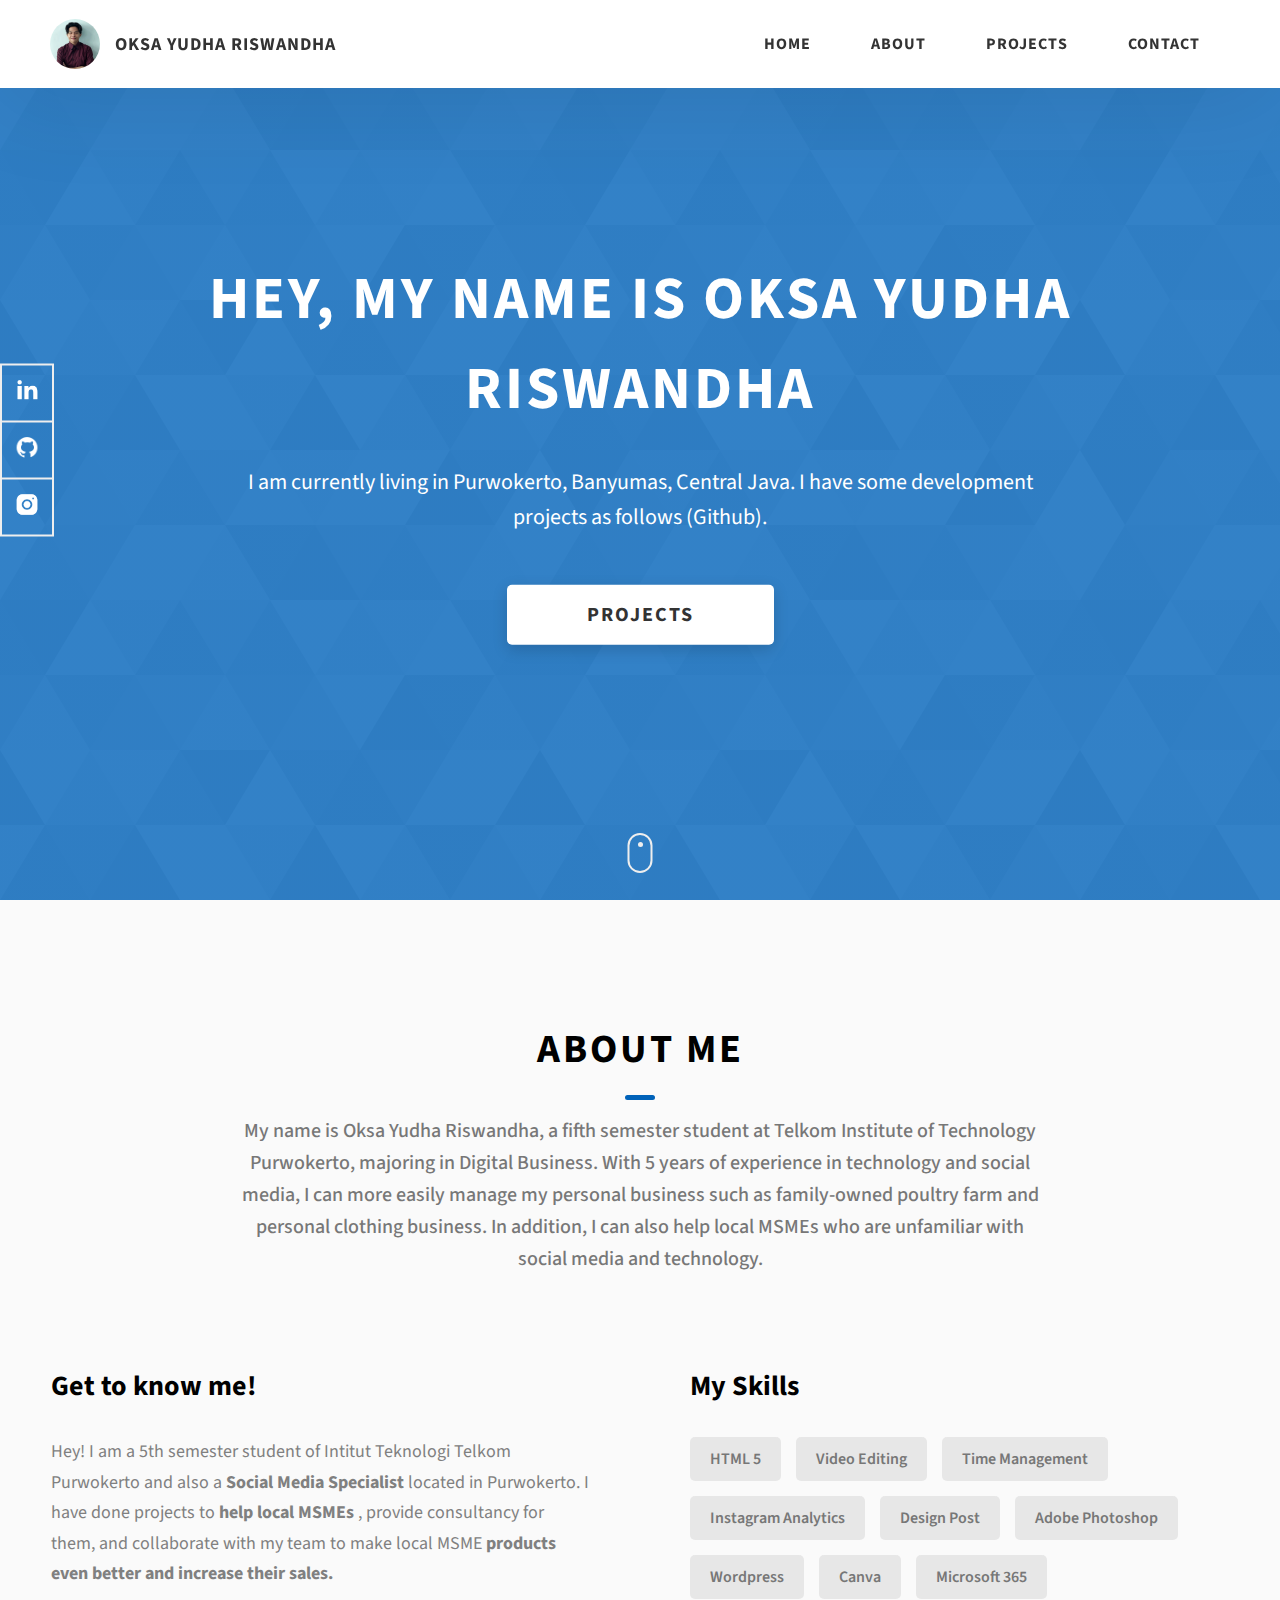
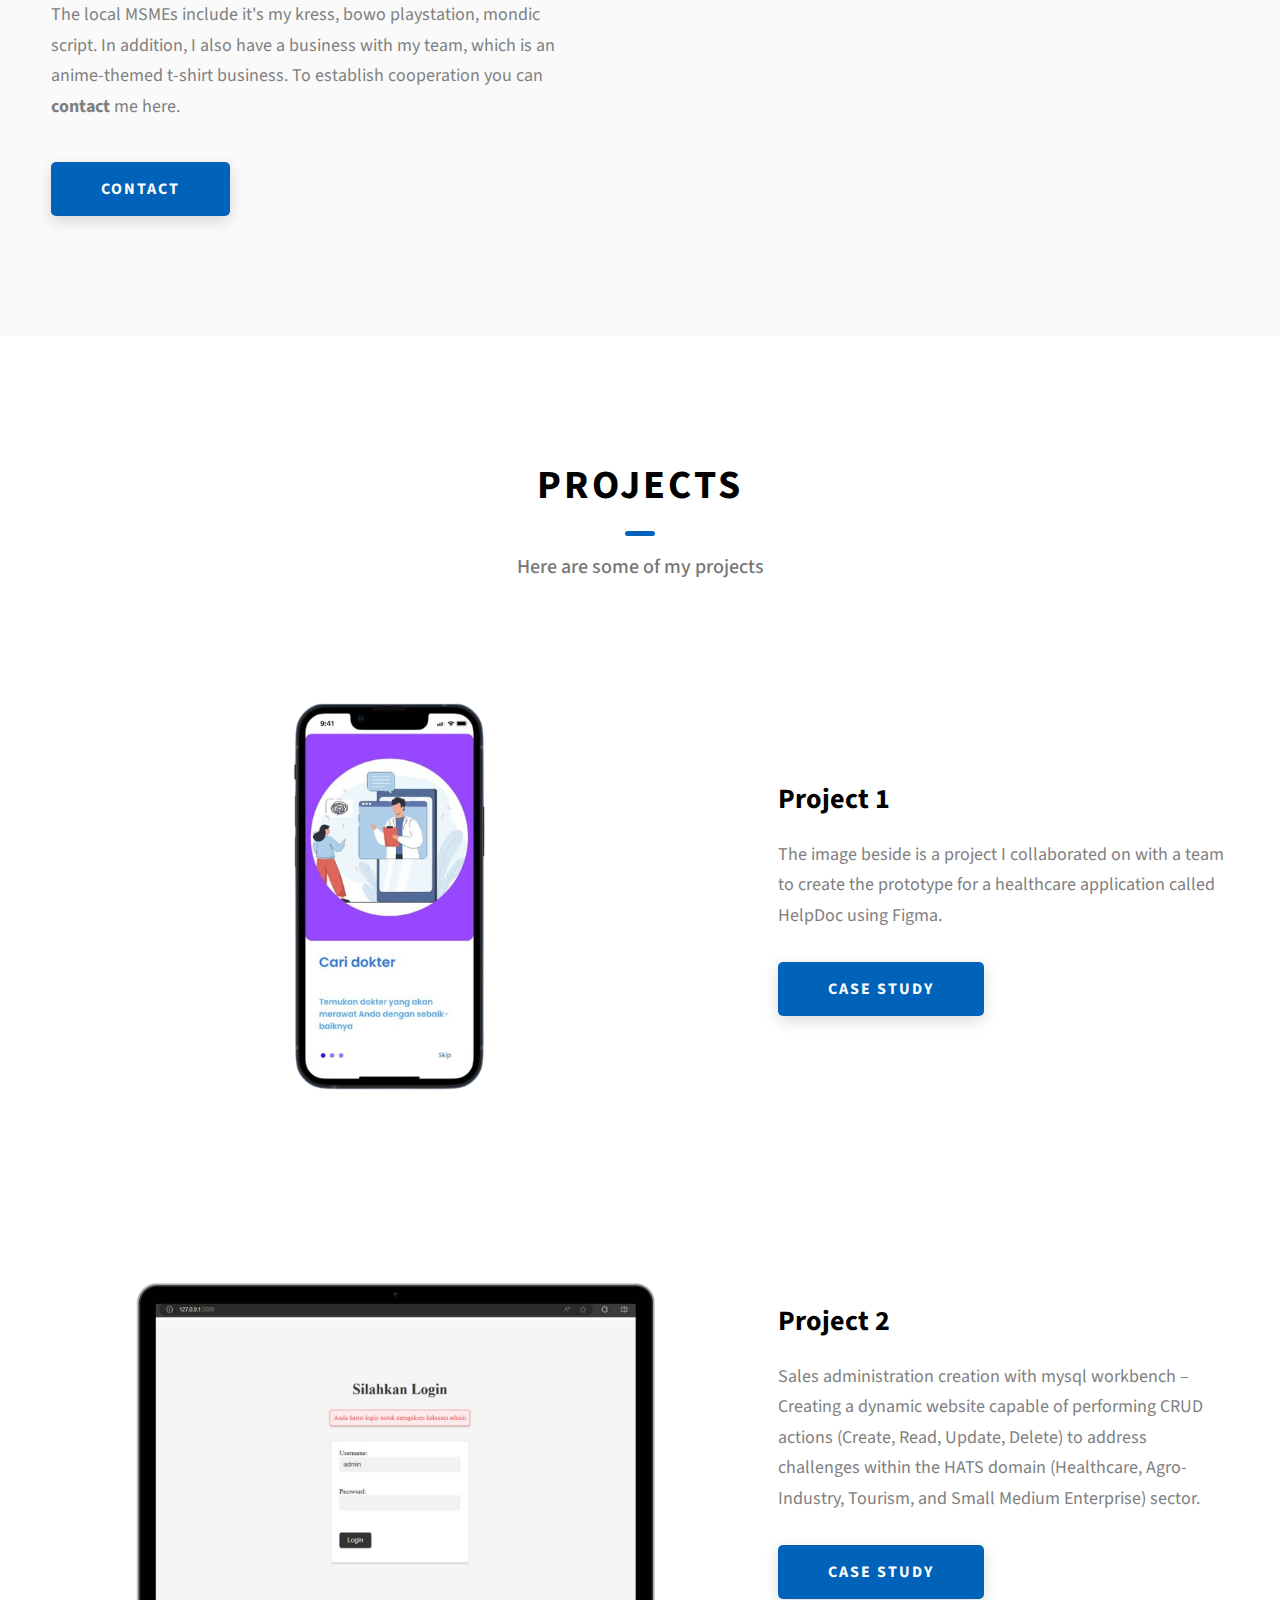
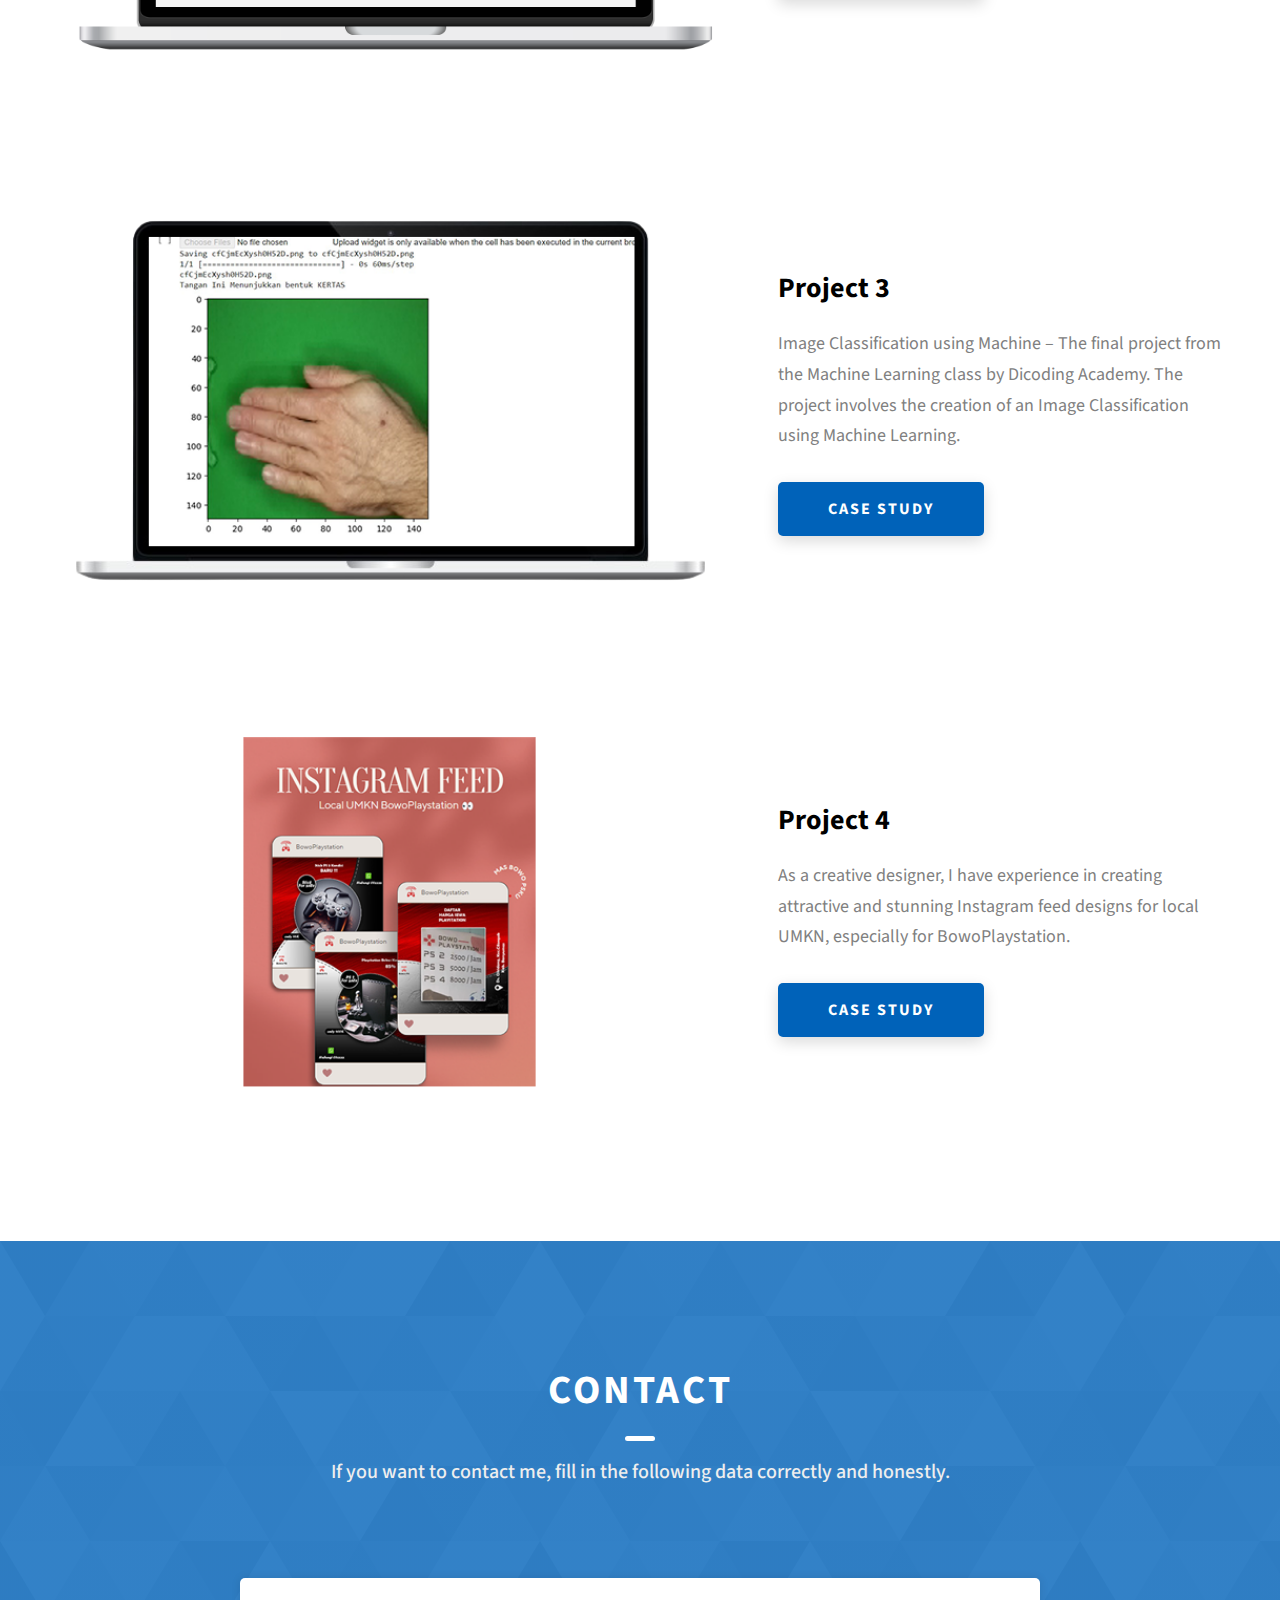
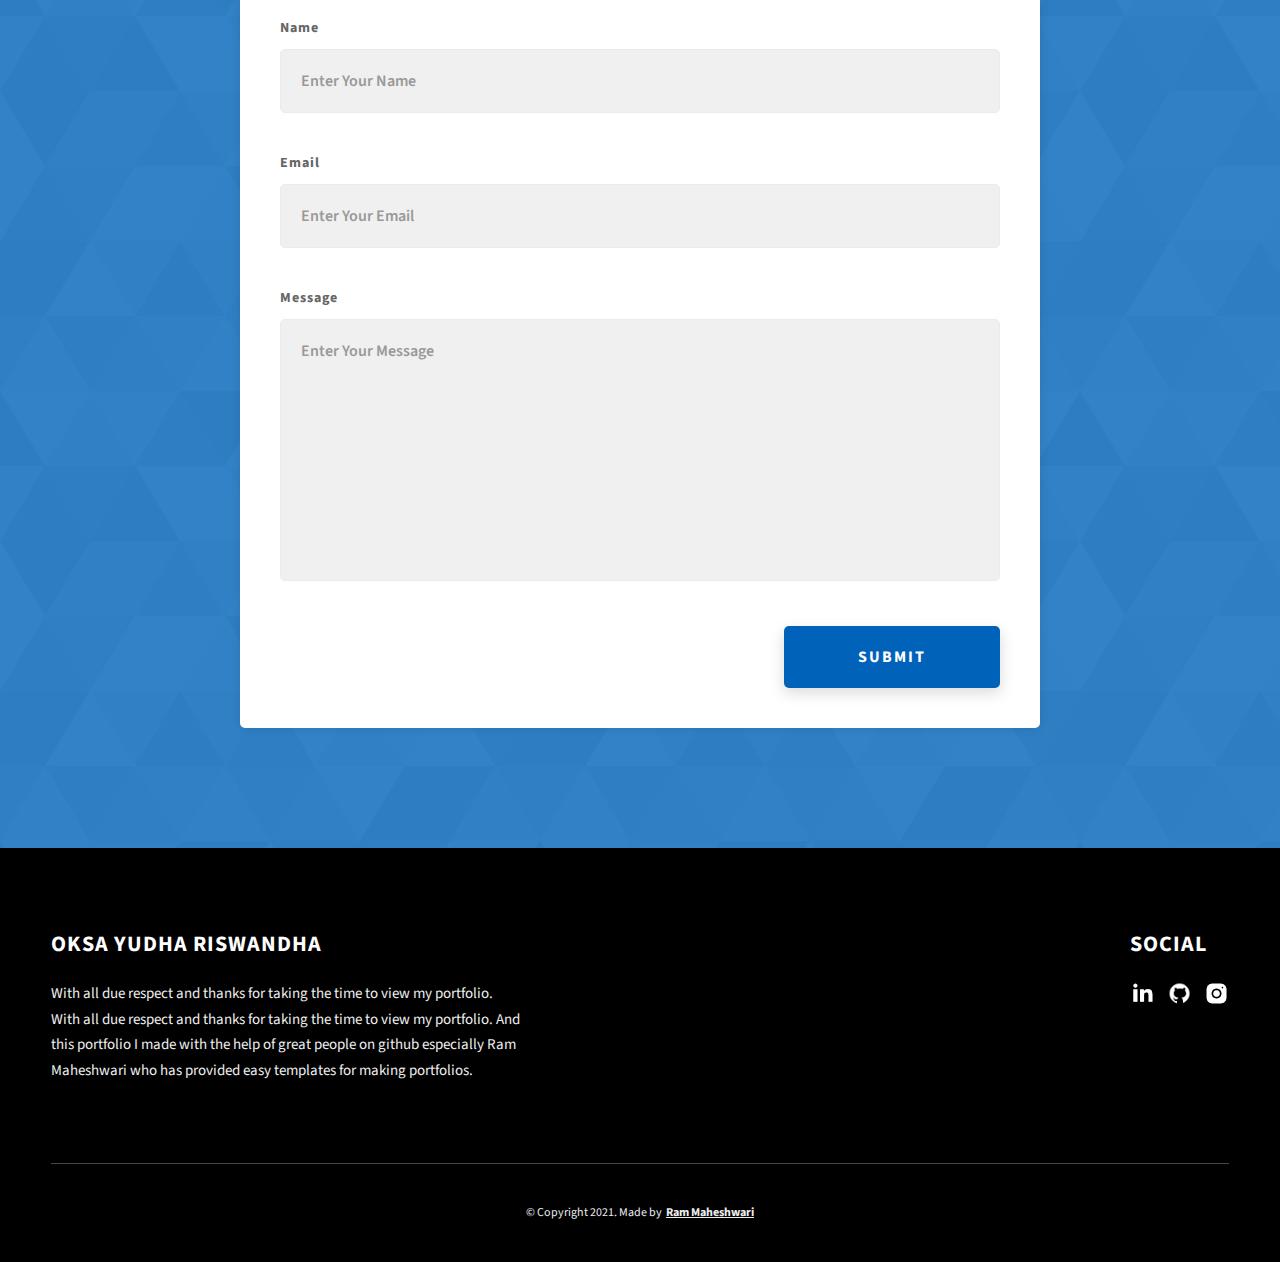
<file: index.html>
<!DOCTYPE html>
<html lang="en">
  <head>
    <meta charset="UTF-8" />
    <meta name="viewport" content="width=device-width, initial-scale=1.0" />
    <meta http-equiv="X-UA-Compatible" content="ie=edge" />
    <title>Portfolio Oksa</title>
    <meta name="description" content="Portfolio Template for Developer" />

    <link rel="stylesheet" href="css/style.css" />

    <link rel="preconnect" href="https://fonts.googleapis.com" />
    <link rel="preconnect" href="https://fonts.gstatic.com" crossorigin />
    <link
      href="https://fonts.googleapis.com/css2?family=Source+Sans+Pro:wght@400;600;700;900&display=swap"
      rel="stylesheet"
    />
  </head>
  <body>
    <header class="header">
      <div class="header__content">
        <div class="header__logo-container">
          <div class="header__logo-img-cont">
            <img
              src="./assets/jpg/oksapropil.jpg"
              alt="Ram Maheshwari Logo Image"
              class="header__logo-img"
            />
          </div>
          <span class="header__logo-sub">Oksa Yudha Riswandha</span>
        </div>
        <div class="header__main">
          <ul class="header__links">
            <li class="header__link-wrapper">
              <a href="./index.html" class="header__link"> Home </a>
            </li>
            <li class="header__link-wrapper">
              <a href="./index.html#about" class="header__link">About </a>
            </li>
            <li class="header__link-wrapper">
              <a href="./index.html#projects" class="header__link">
                Projects
              </a>
            </li>
            <li class="header__link-wrapper">
              <a href="./index.html#contact" class="header__link"> Contact </a>
            </li>
          </ul>
          <div class="header__main-ham-menu-cont">
            <img
              src="./assets/svg/ham-menu.svg"
              alt="hamburger menu"
              class="header__main-ham-menu"
            />
            <img
              src="./assets/svg/ham-menu-close.svg"
              alt="hamburger menu close"
              class="header__main-ham-menu-close d-none"
            />
          </div>
        </div>
      </div>
      <div class="header__sm-menu">
        <div class="header__sm-menu-content">
          <ul class="header__sm-menu-links">
            <li class="header__sm-menu-link">
              <a href="./index.html"> Home </a>
            </li>

            <li class="header__sm-menu-link">
              <a href="./index.html#about"> About </a>
            </li>

            <li class="header__sm-menu-link">
              <a href="./index.html#projects"> Projects </a>
            </li>

            <li class="header__sm-menu-link">
              <a href="./index.html#contact"> Contact </a>
            </li>
          </ul>
        </div>
      </div>
    </header>
    <section class="home-hero">
      <div class="home-hero__content">
        <h1 class="heading-primary">Hey, My name is Oksa Yudha Riswandha</h1>
        <div class="home-hero__info">
          <p class="text-primary">
            I am currently living in Purwokerto, Banyumas, Central Java. I have some development projects as follows (Github).
          </p>
        </div>
        <div class="home-hero__cta">
          <a href="https://github.com/oksayudha" class="btn btn--bg">Projects</a>
        </div>
      </div>
      <div class="home-hero__socials">
        <div class="home-hero__social">
          <a href="https://www.linkedin.com/in/oksayudhariswandha" class="home-hero__social-icon-link">
            <img
              src="./assets/png/linkedin-ico.png"
              alt="icon"
              class="home-hero__social-icon"
            />
          </a>
        </div>
        <div class="home-hero__social">
          <a href="https://github.com/oksayudha" class="home-hero__social-icon-link">
            <img
              src="./assets/png/github-ico.png"
              alt="icon"
              class="home-hero__social-icon"
            />
          </a>
        </div>
        <div class="home-hero__social">
          <a
            href="https://instagram.com/oksayudha?igshid=OGQ5ZDc2ODk2ZA=="
            class="home-hero__social-icon-link home-hero__social-icon-link--bd-none"
          >
            <img
              src="./assets/png/insta-ico.png"
              alt="icon"
              class="home-hero__social-icon"
            />
          </a>
        </div>
      </div>
      <div class="home-hero__mouse-scroll-cont">
        <div class="mouse"></div>
      </div>
    </section>
    <section id="about" class="about sec-pad">
      <div class="main-container">
        <h2 class="heading heading-sec heading-sec__mb-med">
          <span class="heading-sec__main">About Me</span>
          <span class="heading-sec__sub">
            My name is Oksa Yudha Riswandha, a fifth semester student at Telkom Institute of Technology Purwokerto, majoring in Digital Business. With 5 years of experience in technology and social media, I can more easily manage my personal business such as family-owned poultry farm and personal clothing business. In addition, I can also help local MSMEs who are unfamiliar with social media and technology.  
          </span>
        </h2>
        <div class="about__content">
          <div class="about__content-main">
            <h3 class="about__content-title">Get to know me!</h3>
            <div class="about__content-details">
              <p class="about__content-details-para">
                Hey! I am a 5th semester student of Intitut Teknologi Telkom Purwokerto and also a
                <strong> Social Media Specialist </strong> located in
                Purwokerto. I have done projects to
                <strong> help local MSMEs </strong>
                , provide consultancy for them, and collaborate with my team to make local MSME 
                <strong>products even better and increase their sales.</strong>
              </p>
              <p class="about__content-details-para">
                The local MSMEs include it's my kress, bowo playstation, mondic script. In addition, I also have a business with my team, which is an anime-themed t-shirt business. To establish cooperation you can
                <strong>contact</strong> me here.
              </p>
            </div>
            <a href="https://www.linkedin.com/in/oksayudhariswandha" class="btn btn--med btn--theme dynamicBgClr"
              >Contact</a
            >
          </div>
          <div class="about__content-skills">
            <h3 class="about__content-title">My Skills</h3>
            <div class="skills">
              <div class="skills__skill">HTML 5</div>
              <div class="skills__skill">Video Editing</div>
              <div class="skills__skill">Time Management</div>
              <div class="skills__skill">Instagram Analytics</div>
              <div class="skills__skill">Design Post</div>
              <div class="skills__skill">Adobe Photoshop</div>
              <div class="skills__skill">Wordpress</div>
              <div class="skills__skill">Canva</div>
              <div class="skills__skill">Microsoft 365</div>
            </div>
          </div>
        </div>
      </div>
    </section>
    <section id="projects" class="projects sec-pad">
      <div class="main-container">
        <h2 class="heading heading-sec heading-sec__mb-bg">
          <span class="heading-sec__main">Projects</span>
          <span class="heading-sec__sub">Here are some of my projects
          </span>
        </h2>

        <div class="projects__row">
            <div class="projects__row-img-cont">
              <img
                src="./assets/jpeg/figma_2.png"
                alt="Software Screenshot"
                class="projects__row-img"
                loading="lazy"
              />
            </div>
            <div class="projects__row-content">
              <h3 class="projects__row-content-title">Project 1</h3>
              <p class="projects__row-content-desc">
                The image beside is a project I collaborated on with a team to create the prototype for a healthcare application called HelpDoc using Figma.
              </p>
              <a
                href="./project-1.html"
                class="btn btn--med btn--theme dynamicBgClr"
                target="_blank"
              >
                Case Study
              </a>
            </div>
          </div>
          
          <div class="projects__row">
            <div class="projects__row-img-cont">
              <img
                src="./assets/jpeg/project-mockup-example1.png"
                alt="Software Screenshot"
                class="projects__row-img"
                loading="lazy"
              />
            </div>
            <div class="projects__row-content">
              <h3 class="projects__row-content-title">Project 2</h3>
              <p class="projects__row-content-desc">
                Sales administration creation with mysql workbench – Creating a dynamic website capable of performing CRUD actions (Create, Read, Update, Delete) to address challenges within the HATS domain (Healthcare, Agro-Industry, Tourism, and Small Medium Enterprise) sector.
              </p>
              <a
                href="./project-2.html"
                class="btn btn--med btn--theme dynamicBgClr"
                target="_blank"
                >Case Study</a
              >
            </div>
          </div>
          <div class="projects__row">
            <div class="projects__row-img-cont">
              <img
                src="./assets/jpeg/project-mockup-example2.png"
                alt="Software Screenshot"
                class="projects__row-img"
                loading="lazy"
              />
            </div>
            <div class="projects__row-content">
              <h3 class="projects__row-content-title">Project 3</h3>
              <p class="projects__row-content-desc">
                Image Classification using Machine – The final project from the Machine Learning class by Dicoding Academy. The project involves the creation of an Image Classification using Machine Learning.
              </p>
              <a
                href="./project-3.html"
                class="btn btn--med btn--theme dynamicBgClr"
                target="_blank"
                >Case Study</a
              >
            </div>
          </div>
          <div class="projects__row">
            <div class="projects__row-img-cont">
              <img
                src="./assets/jpeg/bowo.png"
                alt="Software Screenshot"
                class="projects__row-img"
                loading="lazy"
              />
            </div>
            <div class="projects__row-content">
              <h3 class="projects__row-content-title">Project 4</h3>
              <p class="projects__row-content-desc">
                As a creative designer, I have experience in creating attractive and stunning Instagram feed designs for local UMKN, especially for BowoPlaystation.
              </p>
              <a
                href="./project-4.html"
                class="btn btn--med btn--theme dynamicBgClr"
                target="_blank"
                >Case Study</a
              >
            </div>
          </div>
        </div>
      </div>
    </section>
    <section id="contact" class="contact sec-pad dynamicBg">
      <div class="main-container">
        <h2 class="heading heading-sec heading-sec__mb-med">
          <span class="heading-sec__main heading-sec__main--lt">Contact</span>
          <span class="heading-sec__sub heading-sec__sub--lt">
            If you want to contact me, fill in the following data correctly and honestly.
          </span>
        </h2>
        <div class="contact__form-container">
          <form action="#" class="contact__form">
            <div class="contact__form-field">
              <label class="contact__form-label" for="name">Name</label>
              <input
                required
                placeholder="Enter Your Name"
                type="text"
                class="contact__form-input"
                name="name"
                id="name"
              />
            </div>
            <div class="contact__form-field">
              <label class="contact__form-label" for="email">Email</label>
              <input
                required
                placeholder="Enter Your Email"
                type="text"
                class="contact__form-input"
                name="email"
                id="email"
              />
            </div>
            <div class="contact__form-field">
              <label class="contact__form-label" for="message">Message</label>
              <textarea
                required
                cols="30"
                rows="10"
                class="contact__form-input"
                placeholder="Enter Your Message"
                name="message"
                id="message"
              ></textarea>
            </div>
            <button type="submit" class="btn btn--theme contact__btn">
              Submit
            </button>
          </form>
        </div>
      </div>
    </section>
    <footer class="main-footer">
      <div class="main-container">
        <div class="main-footer__upper">
          <div class="main-footer__row main-footer__row-1">
            <h2 class="heading heading-sm main-footer__heading-sm">
              <span>Social</span>
            </h2>
            <div class="main-footer__social-cont">
              <a target="_blank" rel="noreferrer" href="https://www.linkedin.com/in/oksayudhariswandha">
                <img
                  class="main-footer__icon"
                  src="./assets/png/linkedin-ico.png"
                  alt="icon"
                />
              </a>
              <a target="_blank" rel="noreferrer" href="https://github.com/oksayudha">
                <img
                  class="main-footer__icon"
                  src="./assets/png/github-ico.png"
                  alt="icon"
                />
              </a>
              <a target="_blank" rel="noreferrer" href="https://instagram.com/oksayudha?igshid=OGQ5ZDc2ODk2ZA==">
                <img
                  class="main-footer__icon main-footer__icon--mr-none"
                  src="./assets/png/insta-ico.png"
                  alt="icon"
                />
              </a>
            </div>
          </div>
          <div class="main-footer__row main-footer__row-2">
            <h4 class="heading heading-sm text-lt">Oksa Yudha Riswandha</h4>
            <p class="main-footer__short-desc">
              With all due respect and thanks for taking the time to view my portfolio. With all due respect and thanks for taking the time to view my portfolio. 
              And this portfolio I made with the help of great people on github especially Ram Maheshwari who has provided easy templates for making portfolios.
            </p>
          </div>
        </div>

        <!-- If you give me some credit or shoutout here by linking to my website, then it will be a big thing for me and will help me a lot :) -->
        <div class="main-footer__lower">
          &copy; Copyright 2021. Made by
          <a rel="noreferrer" target="_blank" href="https://rammaheshwari.com"
            >Ram Maheshwari</a
          >
        </div>
      </div>
    </footer>

    <script src="./index.js"></script>
  </body>
</html>
</file>
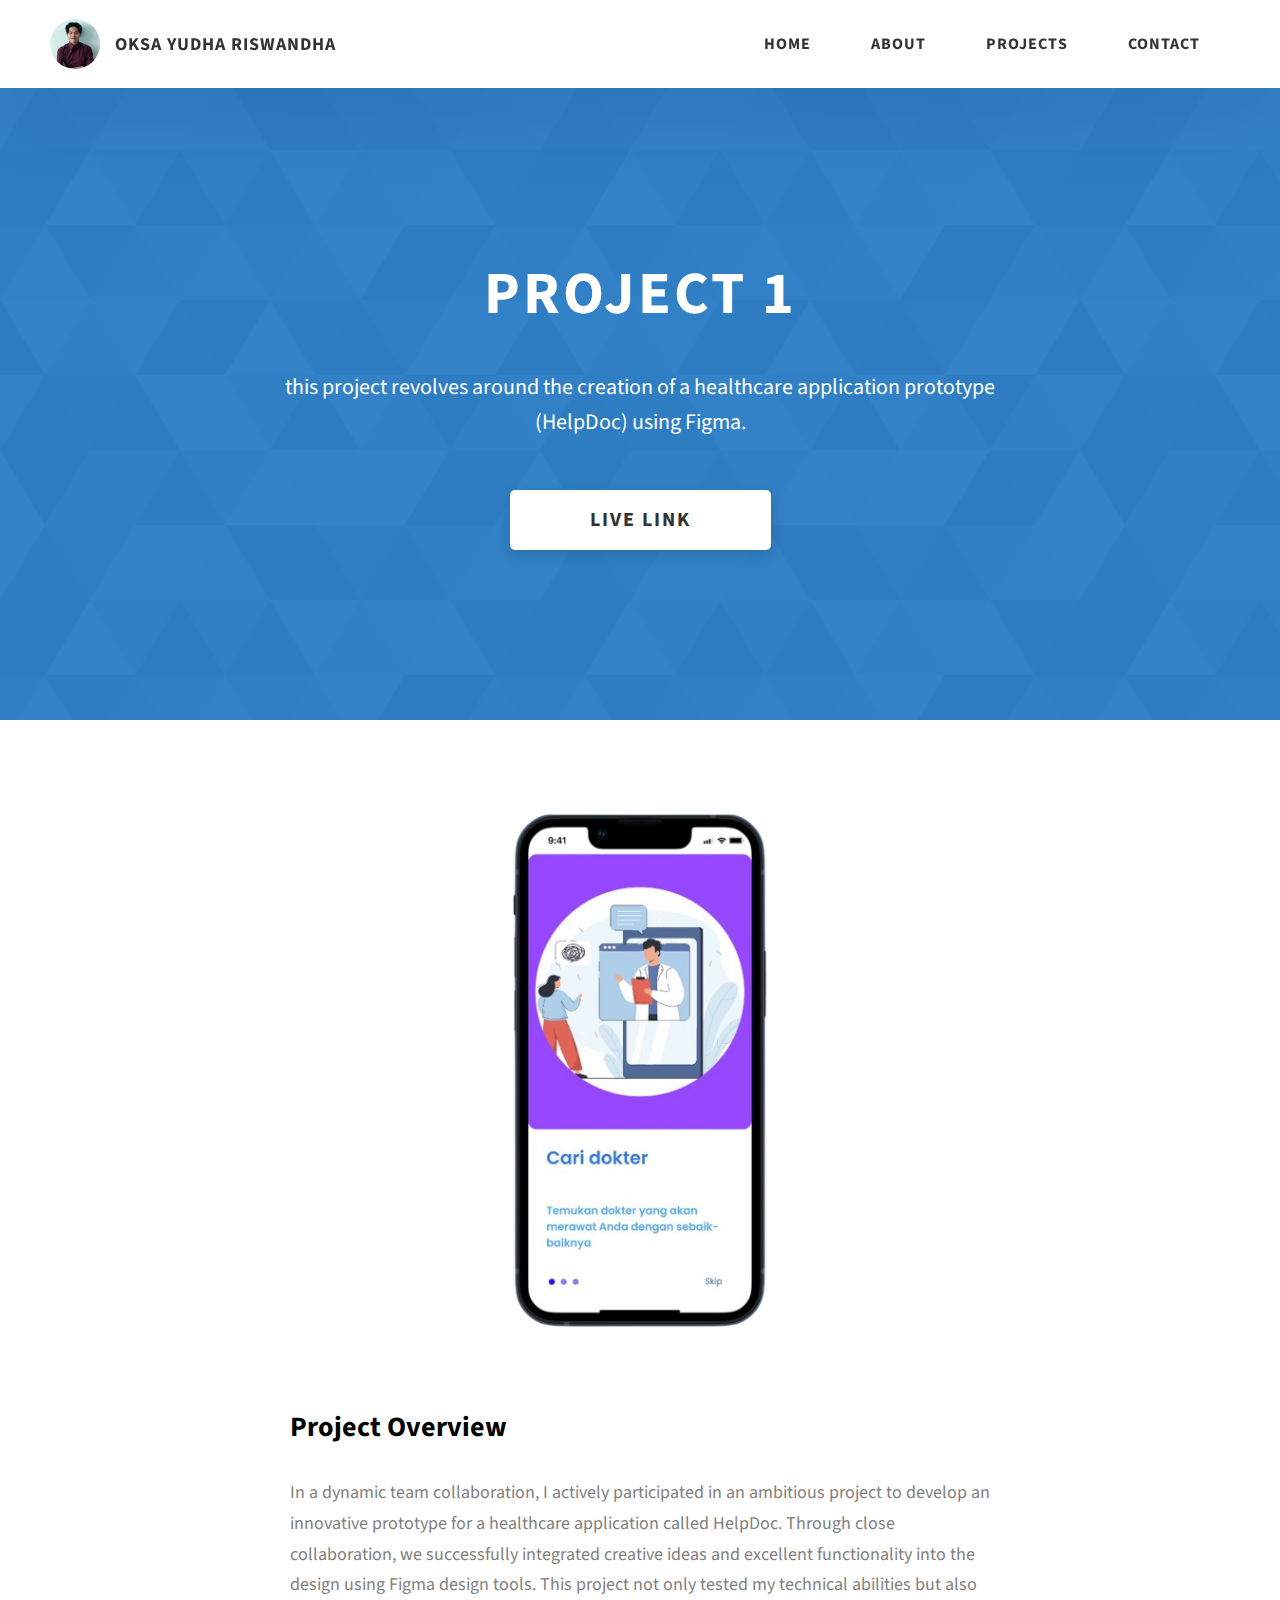
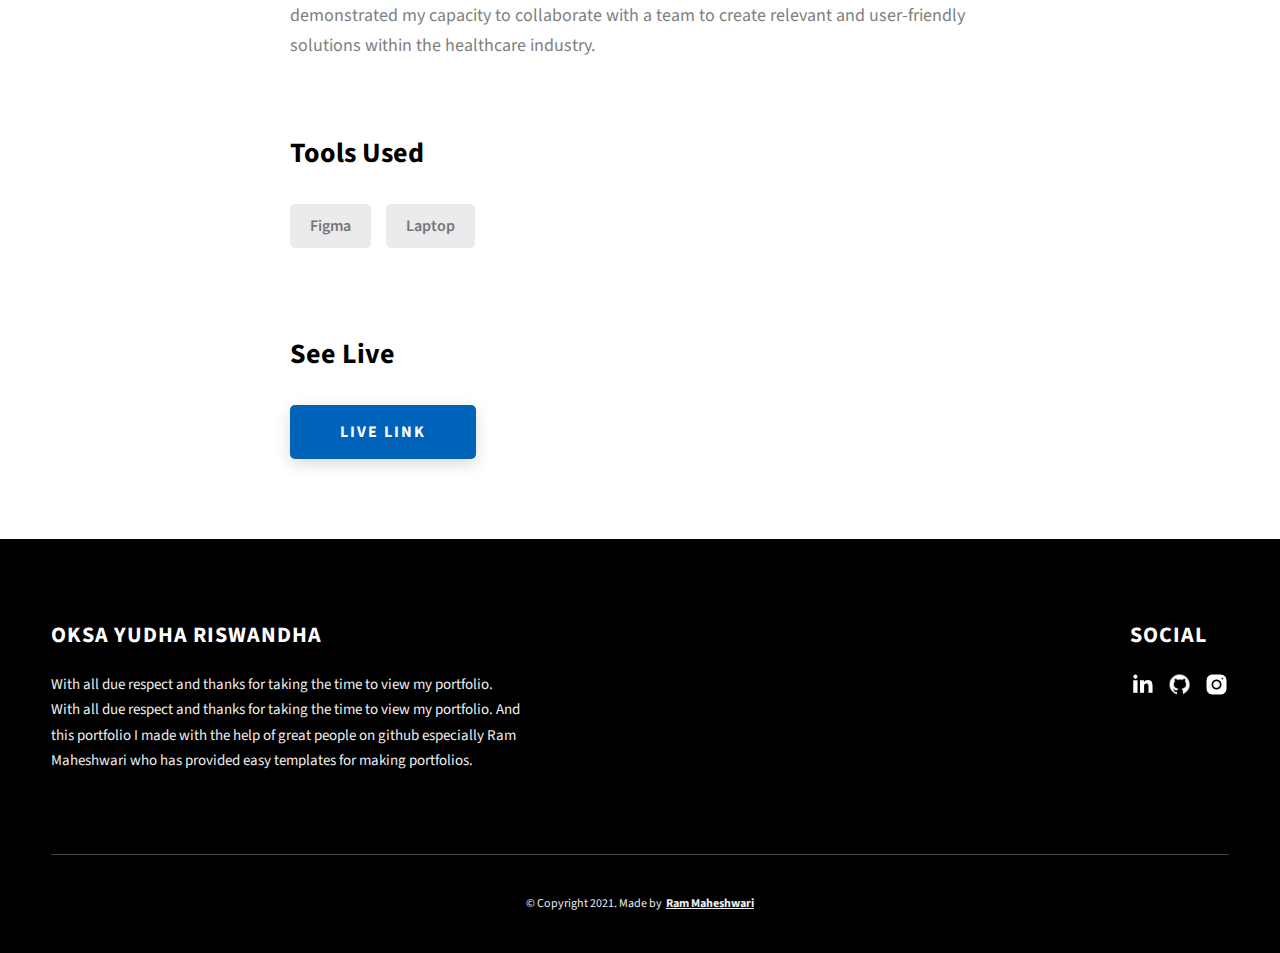
<file: project-1.html>
<!DOCTYPE html>
<html lang="en">
  <head>
    <meta charset="UTF-8" />
    <meta name="viewport" content="width=device-width, initial-scale=1.0" />
    <meta http-equiv="X-UA-Compatible" content="ie=edge" />
    <title>Case Study of Project 1</title>
    <meta name="description" content="Case study page of Project" />

    <link rel="stylesheet" href="css/style.css" />

    <link rel="preconnect" href="https://fonts.googleapis.com" />
    <link rel="preconnect" href="https://fonts.gstatic.com" crossorigin />
    <link
      href="https://fonts.googleapis.com/css2?family=Source+Sans+Pro:wght@400;600;700;900&display=swap"
      rel="stylesheet"
    />
  </head>
  <body>
    <header class="header">
      <div class="header__content">
        <div class="header__logo-container">
          <div class="header__logo-img-cont">
            <img
              src="./assets/jpg/oksapropil.jpg"
              alt="Ram Maheshwari Logo Image"
              class="header__logo-img"
            />
          </div>
          <span class="header__logo-sub">Oksa Yudha Riswandha</span>
        </div>
        <div class="header__main">
          <ul class="header__links">
            <li class="header__link-wrapper">
              <a href="./index.html" class="header__link"> Home </a>
            </li>
            <li class="header__link-wrapper">
              <a href="./index.html#about" class="header__link">About </a>
            </li>
            <li class="header__link-wrapper">
              <a href="./index.html#projects" class="header__link">
                Projects
              </a>
            </li>
            <li class="header__link-wrapper">
              <a href="./index.html#contact" class="header__link"> Contact </a>
            </li>
          </ul>
          <div class="header__main-ham-menu-cont">
            <img
              src="./assets/svg/ham-menu.svg"
              alt="hamburger menu"
              class="header__main-ham-menu"
            />
            <img
              src="./assets/svg/ham-menu-close.svg"
              alt="hamburger menu close"
              class="header__main-ham-menu-close d-none"
            />
          </div>
        </div>
      </div>
      <div class="header__sm-menu">
        <div class="header__sm-menu-content">
          <ul class="header__sm-menu-links">
            <li class="header__sm-menu-link">
              <a href="./index.html"> Home </a>
            </li>

            <li class="header__sm-menu-link">
              <a href="./index.html#about"> About </a>
            </li>

            <li class="header__sm-menu-link">
              <a href="./index.html#projects"> Projects </a>
            </li>

            <li class="header__sm-menu-link">
              <a href="./index.html#contact"> Contact </a>
            </li>
          </ul>
        </div>
      </div>
    </header>
    <section class="project-cs-hero">
      <div class="project-cs-hero__content">
        <h1 class="heading-primary">Project 1</h1>
        <div class="project-cs-hero__info">
          <p class="text-primary">
            this project revolves around the creation of a healthcare application prototype (HelpDoc) using Figma.
          </p>
        </div>
        <div class="project-cs-hero__cta">
          <a href="https://www.figma.com/proto/44EuoHvtNq8HO7xPPCCoyk/Kelompok-5?type=design&node-id=311-1123&t=U3uf0T2WG3FbEStb-1&scaling=scale-down&page-id=3%3A345&starting-point-node-id=311%3A1094&mode=design" class="btn btn--bg" target="_blank">Live Link</a>
        </div>
      </div>
    </section>
    <section class="project-details">
      <div class="main-container">
        <div class="project-details__content">
          <div class="project-details__showcase-img-cont">
            <img
              src="./assets/jpeg/figma_2.png"
              alt="Project Image"
              class="project-details__showcase-img"
            />
          </div>
          <div class="project-details__content-main">
            <div class="project-details__desc">
              <h3 class="project-details__content-title">Project Overview</h3>
              <p class="project-details__desc-para">
                In a dynamic team collaboration, I actively participated in an ambitious project to develop an innovative prototype for a healthcare application called HelpDoc. Through close collaboration, we successfully integrated creative ideas and excellent functionality into the design using Figma design tools. This project not only tested my technical abilities but also demonstrated my capacity to collaborate with a team to create relevant and user-friendly solutions within the healthcare industry.
              </p>
            </div>
            <div class="project-details__tools-used">
              <h3 class="project-details__content-title">Tools Used</h3>
              <div class="skills">
                <div class="skills__skill">Figma</div>
                <div class="skills__skill">Laptop</div>
              </div>
            </div>
            <div class="project-details__links">
              <h3 class="project-details__content-title">See Live</h3>
              <a
                href="#"
                class="btn btn--med btn--theme project-details__links-btn"
                target="_blank"
                >Live Link</a
              >
            </div>
          </div>
        </div>
      </div>
    </section>
    <footer class="main-footer">
      <div class="main-container">
        <div class="main-footer__upper">
          <div class="main-footer__row main-footer__row-1">
            <h2 class="heading heading-sm main-footer__heading-sm">
              <span>Social</span>
            </h2>
            <div class="main-footer__social-cont">
              <a target="_blank" rel="noreferrer" href="https://www.linkedin.com/in/oksayudhariswandha">
                <img
                  class="main-footer__icon"
                  src="./assets/png/linkedin-ico.png"
                  alt="icon"
                />
              </a>
              <a target="_blank" rel="noreferrer" href="https://github.com/oksayudha">
                <img
                  class="main-footer__icon"
                  src="./assets/png/github-ico.png"
                  alt="icon"
                />
              </a>
              <a target="_blank" rel="noreferrer" href="https://instagram.com/oksayudha?igshid=OGQ5ZDc2ODk2ZA==">
                <img
                  class="main-footer__icon main-footer__icon--mr-none"
                  src="./assets/png/insta-ico.png"
                  alt="icon"
                />
              </a>
            </div>
          </div>
          <div class="main-footer__row main-footer__row-2">
            <h4 class="heading heading-sm text-lt">Oksa Yudha Riswandha</h4>
            <p class="main-footer__short-desc">
              With all due respect and thanks for taking the time to view my portfolio. With all due respect and thanks for taking the time to view my portfolio. 
              And this portfolio I made with the help of great people on github especially Ram Maheshwari who has provided easy templates for making portfolios.
            </p>
          </div>
        </div>

        <div class="main-footer__lower">
          &copy; Copyright 2021. Made by
          <a rel="noreferrer" target="_blank" href="https://rammaheshwari.com"
            >Ram Maheshwari</a
          >
        </div>
      </div>
    </footer>
    <script src="./index.js"></script>
  </body>
</html>
</file>
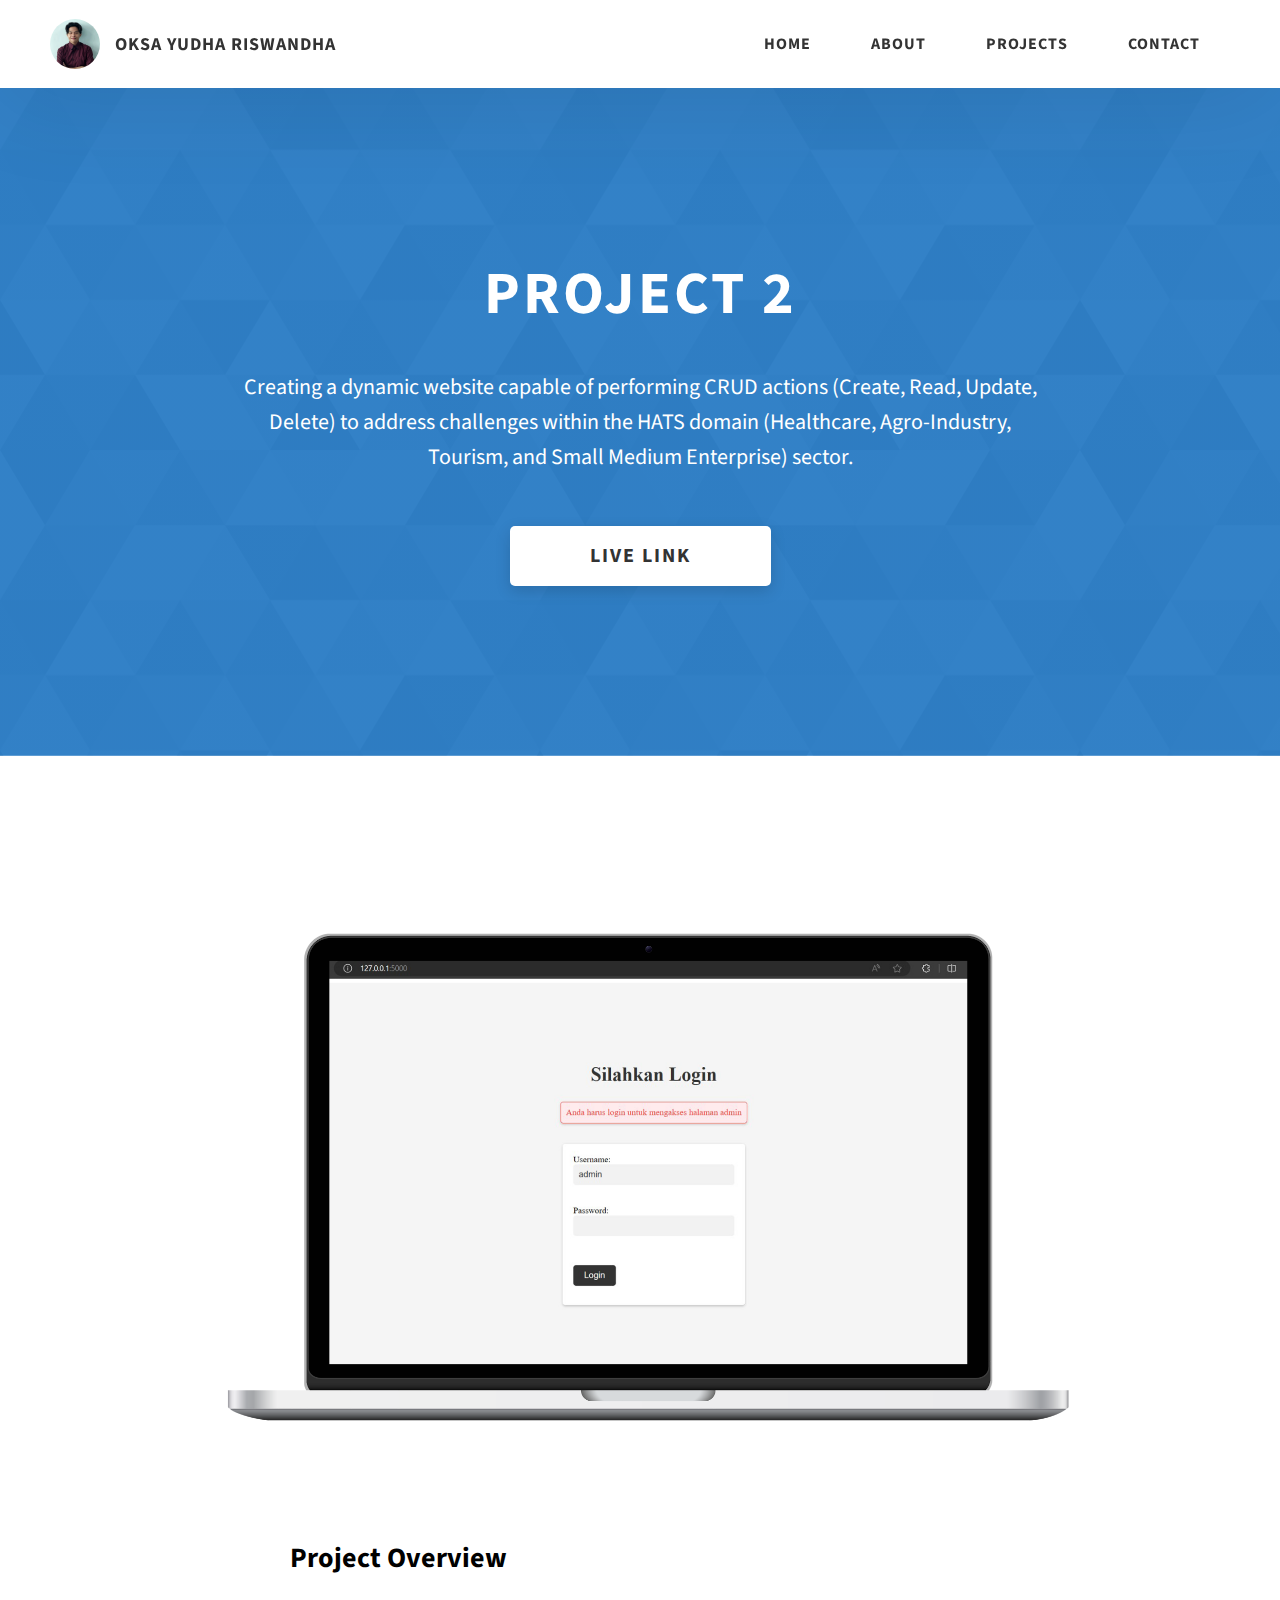
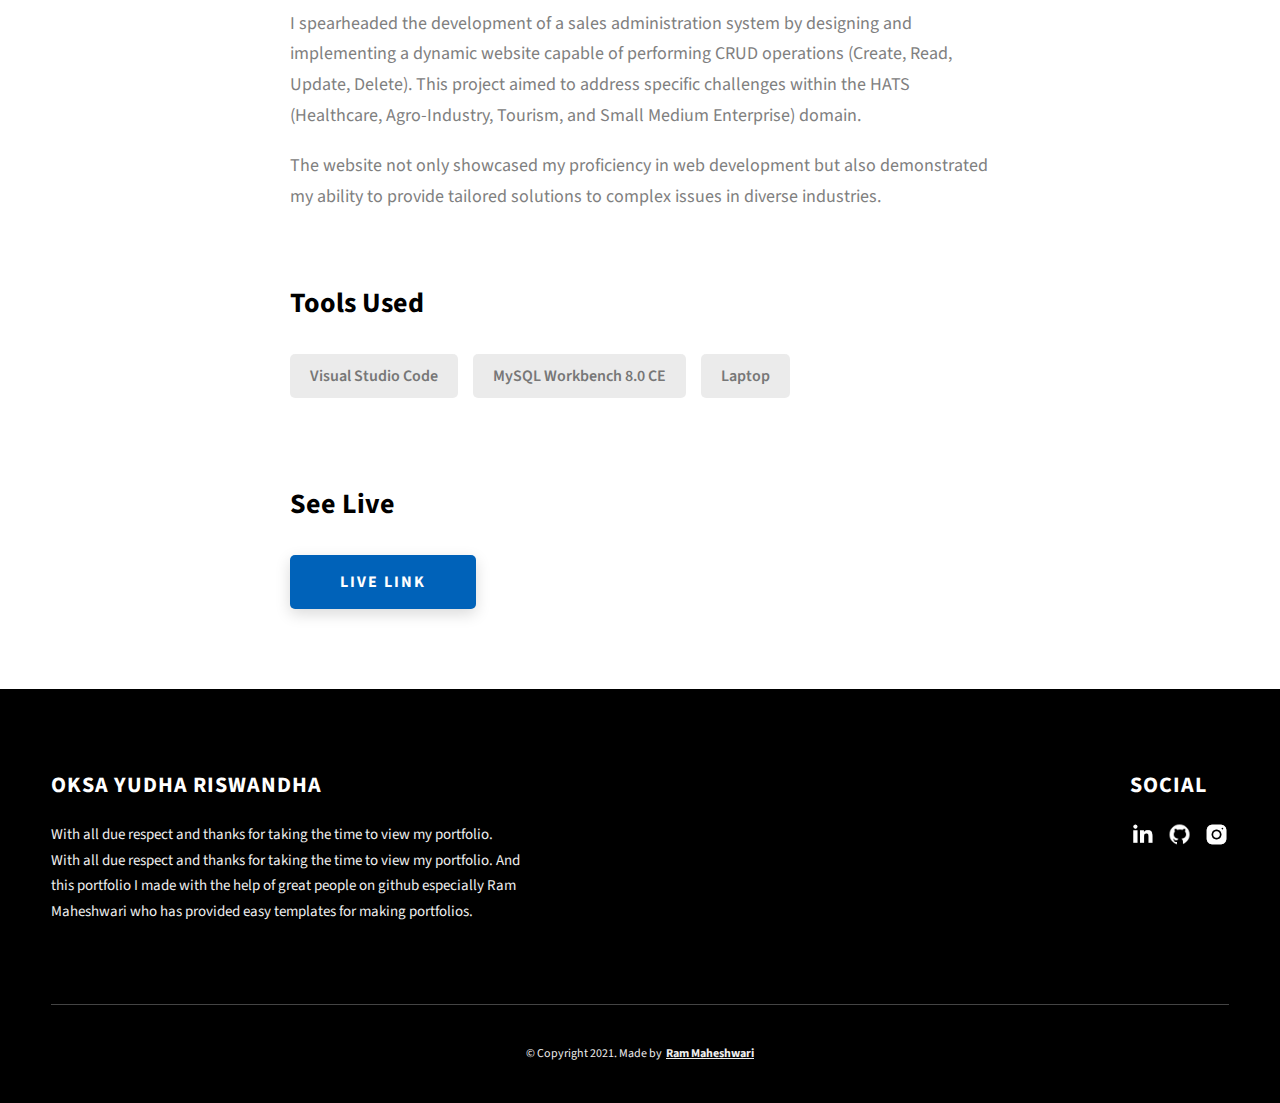
<file: project-2.html>
<!DOCTYPE html>
<html lang="en">
  <head>
    <meta charset="UTF-8" />
    <meta name="viewport" content="width=device-width, initial-scale=1.0" />
    <meta http-equiv="X-UA-Compatible" content="ie=edge" />
    <title>Case Study of Project 2</title>
    <meta name="description" content="Case study page of Project" />

    <link rel="stylesheet" href="css/style.css" />

    <link rel="preconnect" href="https://fonts.googleapis.com" />
    <link rel="preconnect" href="https://fonts.gstatic.com" crossorigin />
    <link
      href="https://fonts.googleapis.com/css2?family=Source+Sans+Pro:wght@400;600;700;900&display=swap"
      rel="stylesheet"
    />
  </head>
  <body>
    <header class="header">
      <div class="header__content">
        <div class="header__logo-container">
          <div class="header__logo-img-cont">
            <img
              src="./assets/jpg/oksapropil.jpg"
              alt="Ram Maheshwari Logo Image"
              class="header__logo-img"
            />
          </div>
          <span class="header__logo-sub">Oksa Yudha Riswandha</span>
        </div>
        <div class="header__main">
          <ul class="header__links">
            <li class="header__link-wrapper">
              <a href="./index.html" class="header__link"> Home </a>
            </li>
            <li class="header__link-wrapper">
              <a href="./index.html#about" class="header__link">About </a>
            </li>
            <li class="header__link-wrapper">
              <a href="./index.html#projects" class="header__link">
                Projects
              </a>
            </li>
            <li class="header__link-wrapper">
              <a href="./index.html#contact" class="header__link"> Contact </a>
            </li>
          </ul>
          <div class="header__main-ham-menu-cont">
            <img
              src="./assets/svg/ham-menu.svg"
              alt="hamburger menu"
              class="header__main-ham-menu"
            />
            <img
              src="./assets/svg/ham-menu-close.svg"
              alt="hamburger menu close"
              class="header__main-ham-menu-close d-none"
            />
          </div>
        </div>
      </div>
      <div class="header__sm-menu">
        <div class="header__sm-menu-content">
          <ul class="header__sm-menu-links">
            <li class="header__sm-menu-link">
              <a href="./index.html"> Home </a>
            </li>

            <li class="header__sm-menu-link">
              <a href="./index.html#about"> About </a>
            </li>

            <li class="header__sm-menu-link">
              <a href="./index.html#projects"> Projects </a>
            </li>

            <li class="header__sm-menu-link">
              <a href="./index.html#contact"> Contact </a>
            </li>
          </ul>
        </div>
      </div>
    </header>
    <section class="project-cs-hero">
      <div class="project-cs-hero__content">
        <h1 class="heading-primary">Project 2</h1>
        <div class="project-cs-hero__info">
          <p class="text-primary">
            Creating a dynamic website capable of performing CRUD actions (Create, Read, Update, Delete) to address challenges within the HATS domain (Healthcare, Agro-Industry, Tourism, and Small Medium Enterprise) sector.
          </p>
        </div>
        <div class="project-cs-hero__cta">
          <a href="https://drive.google.com/drive/folders/1RHqLYDTf99DgaZvDSS6VxewU28MmyoVr?usp=sharing" class="btn btn--bg" target="_blank">Live Link</a>
        </div>
      </div>
    </section>
    <section class="project-details">
      <div class="main-container">
        <div class="project-details__content">
          <div class="project-details__showcase-img-cont">
            <img
              src="./assets/jpeg/project-mockup-example1.png"
              alt="Project Image"
              class="project-details__showcase-img"
            />
          </div>
          <div class="project-details__content-main">
            <div class="project-details__desc">
              <h3 class="project-details__content-title">Project Overview</h3>
              <p class="project-details__desc-para">
                I spearheaded the development of a sales administration system by designing and implementing a dynamic website capable of performing CRUD operations (Create, Read, Update, Delete). This project aimed to address specific challenges within the HATS (Healthcare, Agro-Industry, Tourism, and Small Medium Enterprise) domain. 
              </p>
              <p class="project-details__desc-para">
                The website not only showcased my proficiency in web development but also demonstrated my ability to provide tailored solutions to complex issues in diverse industries.
              </p>
            </div>
            <div class="project-details__tools-used">
              <h3 class="project-details__content-title">Tools Used</h3>
              <div class="skills">
                <div class="skills__skill">Visual Studio Code</div>
                <div class="skills__skill">MySQL Workbench 8.0 CE</div>
                <div class="skills__skill">Laptop</div>
              </div>
            </div>
            <div class="project-details__links">
              <h3 class="project-details__content-title">See Live</h3>
              <a
                href="#"
                class="btn btn--med btn--theme project-details__links-btn"
                target="_blank"
                >Live Link</a
              >
            </div>
          </div>
        </div>
      </div>
    </section>
    <footer class="main-footer">
      <div class="main-container">
        <div class="main-footer__upper">
          <div class="main-footer__row main-footer__row-1">
            <h2 class="heading heading-sm main-footer__heading-sm">
              <span>Social</span>
            </h2>
            <div class="main-footer__social-cont">
              <a target="_blank" rel="noreferrer" href="https://www.linkedin.com/in/oksayudhariswandha">
                <img
                  class="main-footer__icon"
                  src="./assets/png/linkedin-ico.png"
                  alt="icon"
                />
              </a>
              <a target="_blank" rel="noreferrer" href="https://github.com/oksayudha">
                <img
                  class="main-footer__icon"
                  src="./assets/png/github-ico.png"
                  alt="icon"
                />
              </a>
              <a target="_blank" rel="noreferrer" href="https://instagram.com/oksayudha?igshid=OGQ5ZDc2ODk2ZA==">
                <img
                  class="main-footer__icon main-footer__icon--mr-none"
                  src="./assets/png/insta-ico.png"
                  alt="icon"
                />
              </a>
            </div>
          </div>
          <div class="main-footer__row main-footer__row-2">
            <h4 class="heading heading-sm text-lt">Oksa Yudha Riswandha</h4>
            <p class="main-footer__short-desc">
              With all due respect and thanks for taking the time to view my portfolio. With all due respect and thanks for taking the time to view my portfolio. And this portfolio I made with the help of great people on github especially Ram Maheshwari who has provided easy templates for making portfolios.
            </p>
          </div>
        </div>

        <div class="main-footer__lower">
          &copy; Copyright 2021. Made by
          <a rel="noreferrer" target="_blank" href="https://rammaheshwari.com"
            >Ram Maheshwari</a
          >
        </div>
      </div>
    </footer>
    <script src="./index.js"></script>
  </body>
</html>
</file>
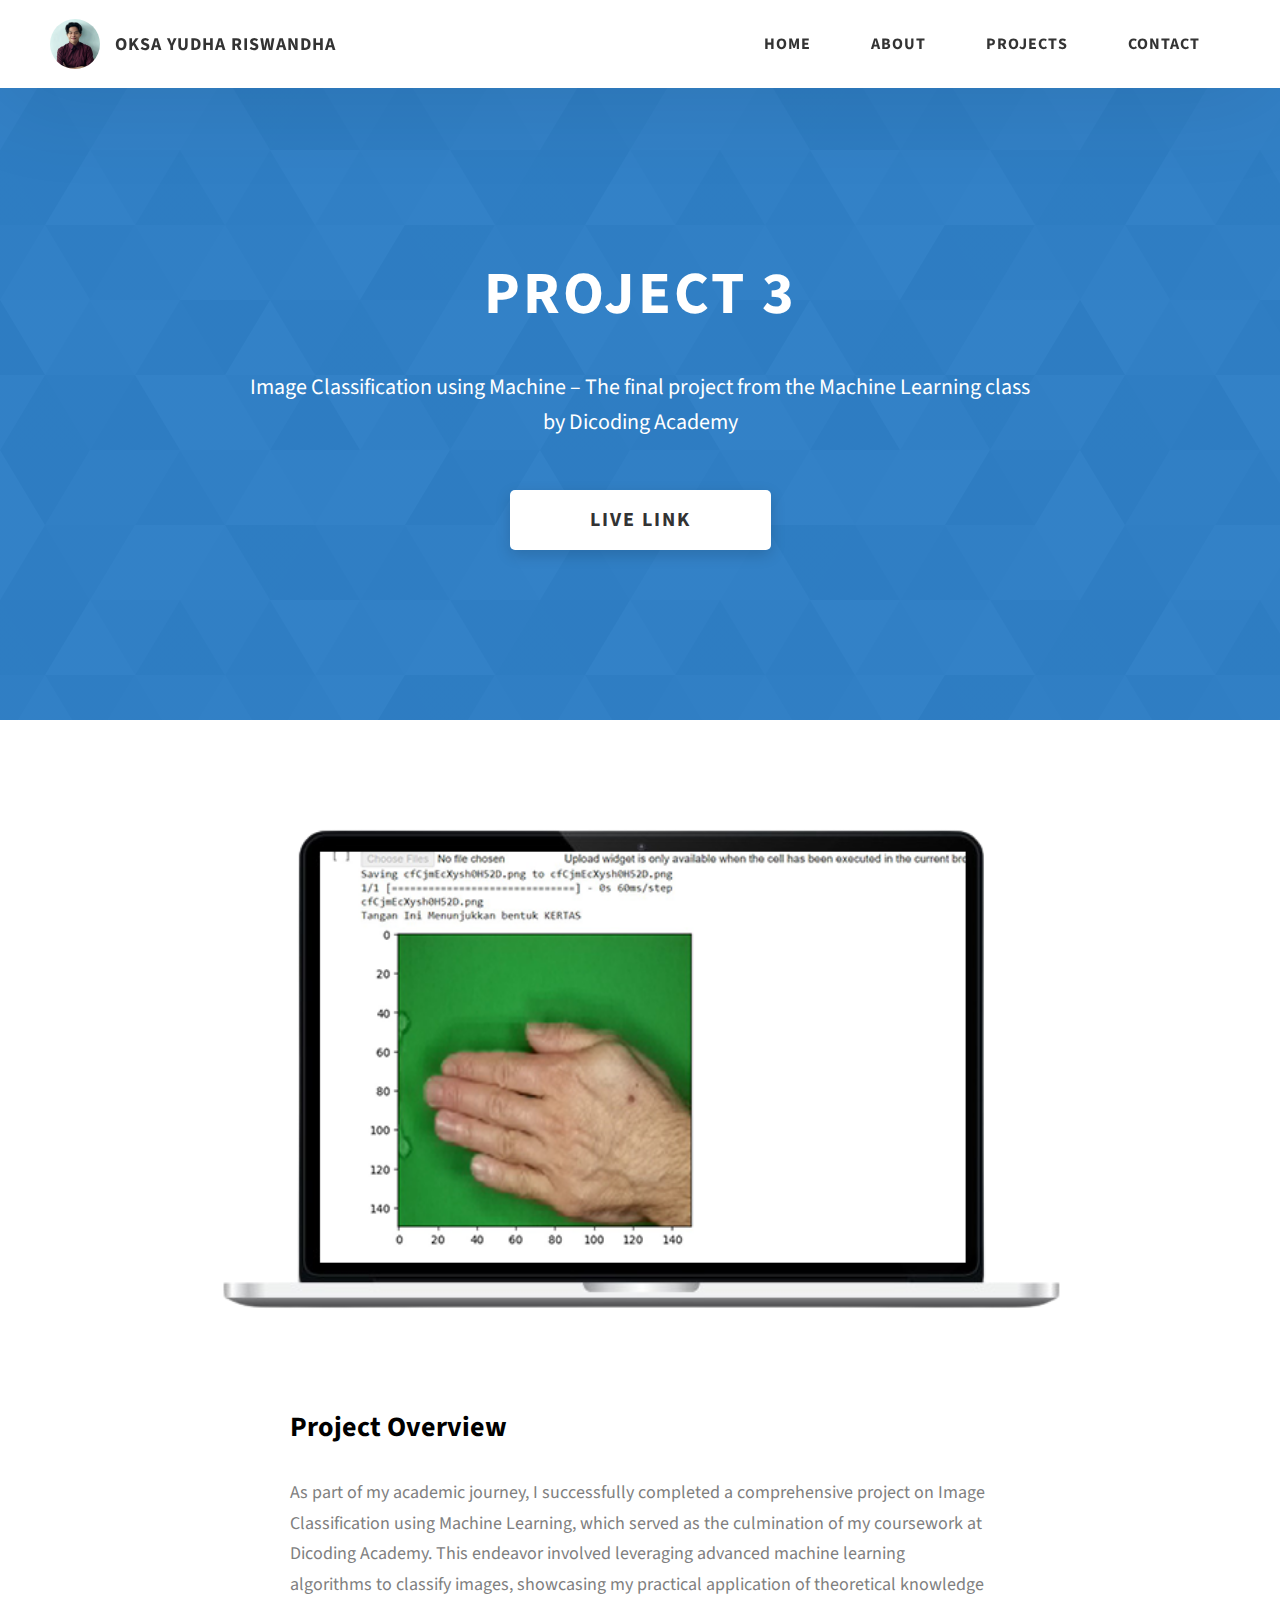
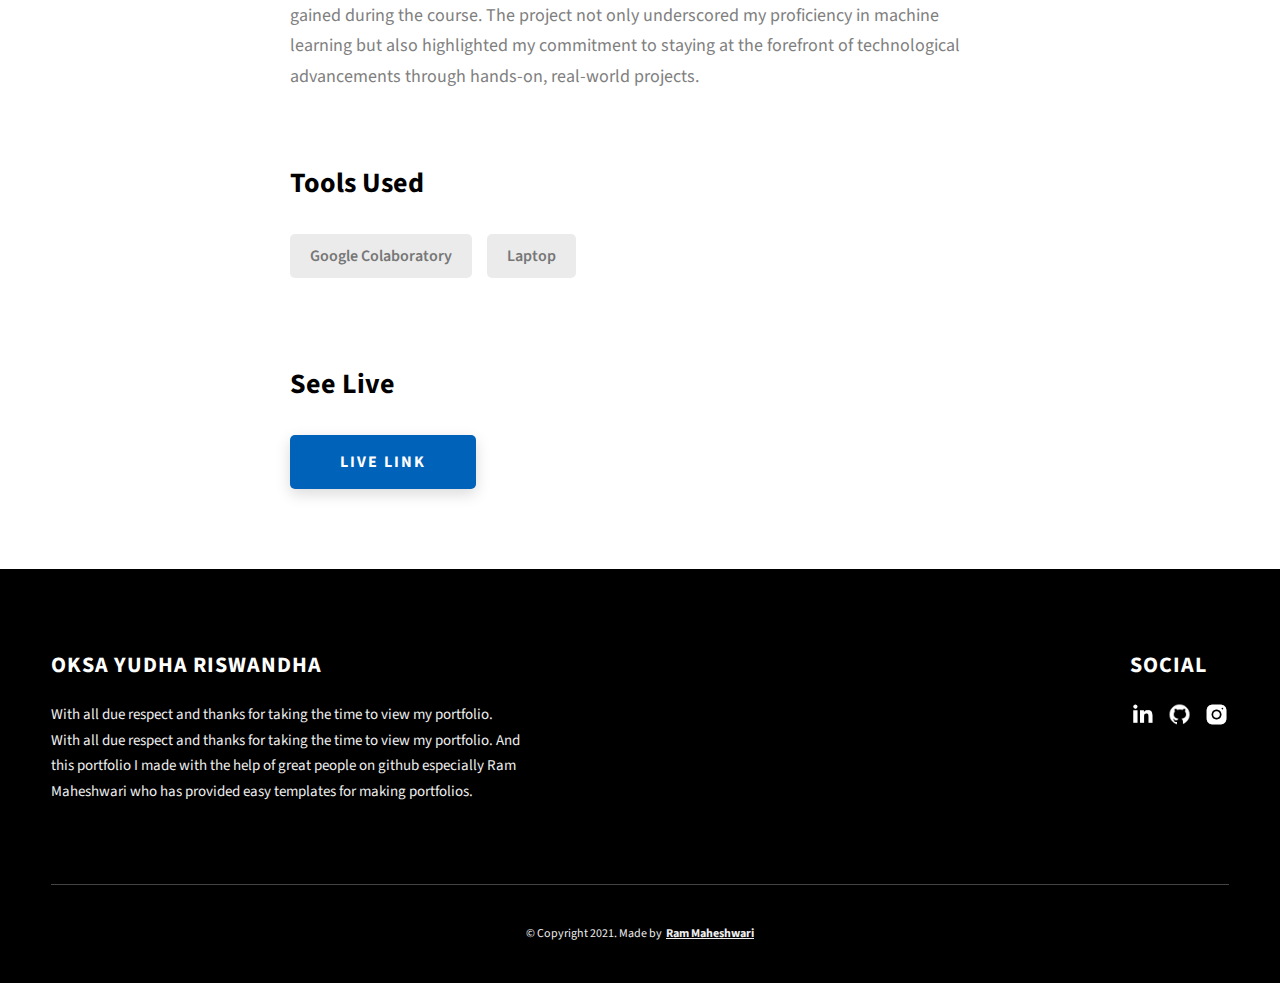
<file: project-3.html>
<!DOCTYPE html>
<html lang="en">
  <head>
    <meta charset="UTF-8" />
    <meta name="viewport" content="width=device-width, initial-scale=1.0" />
    <meta http-equiv="X-UA-Compatible" content="ie=edge" />
    <title>Case Study of Project 3</title>
    <meta name="description" content="Case study page of Project" />

    <link rel="stylesheet" href="css/style.css" />

    <link rel="preconnect" href="https://fonts.googleapis.com" />
    <link rel="preconnect" href="https://fonts.gstatic.com" crossorigin />
    <link
      href="https://fonts.googleapis.com/css2?family=Source+Sans+Pro:wght@400;600;700;900&display=swap"
      rel="stylesheet"
    />
  </head>
  <body>
    <header class="header">
      <div class="header__content">
        <div class="header__logo-container">
          <div class="header__logo-img-cont">
            <img
              src="./assets/jpg/oksapropil.jpg"
              alt="Ram Maheshwari Logo Image"
              class="header__logo-img"
            />
          </div>
          <span class="header__logo-sub">Oksa Yudha Riswandha</span>
        </div>
        <div class="header__main">
          <ul class="header__links">
            <li class="header__link-wrapper">
              <a href="./index.html" class="header__link"> Home </a>
            </li>
            <li class="header__link-wrapper">
              <a href="./index.html#about" class="header__link">About </a>
            </li>
            <li class="header__link-wrapper">
              <a href="./index.html#projects" class="header__link">
                Projects
              </a>
            </li>
            <li class="header__link-wrapper">
              <a href="./index.html#contact" class="header__link"> Contact </a>
            </li>
          </ul>
          <div class="header__main-ham-menu-cont">
            <img
              src="./assets/svg/ham-menu.svg"
              alt="hamburger menu"
              class="header__main-ham-menu"
            />
            <img
              src="./assets/svg/ham-menu-close.svg"
              alt="hamburger menu close"
              class="header__main-ham-menu-close d-none"
            />
          </div>
        </div>
      </div>
      <div class="header__sm-menu">
        <div class="header__sm-menu-content">
          <ul class="header__sm-menu-links">
            <li class="header__sm-menu-link">
              <a href="./index.html"> Home </a>
            </li>

            <li class="header__sm-menu-link">
              <a href="./index.html#about"> About </a>
            </li>

            <li class="header__sm-menu-link">
              <a href="./index.html#projects"> Projects </a>
            </li>

            <li class="header__sm-menu-link">
              <a href="./index.html#contact"> Contact </a>
            </li>
          </ul>
        </div>
      </div>
    </header>
    <section class="project-cs-hero">
      <div class="project-cs-hero__content">
        <h1 class="heading-primary">Project 3</h1>
        <div class="project-cs-hero__info">
          <p class="text-primary">
            Image Classification using Machine – The final project from the Machine Learning class by Dicoding Academy
          </p>
        </div>
        <div class="project-cs-hero__cta">
          <a href="https://colab.research.google.com/drive/1EgjLmZ5-59-092cyob5MyWIoyOMO5-tg?usp=sharing" class="btn btn--bg" target="_blank">Live Link</a>
        </div>
      </div>
    </section>
    <section class="project-details">
      <div class="main-container">
        <div class="project-details__content">
          <div class="project-details__showcase-img-cont">
            <img
              src="./assets/jpeg/project-mockup-example2.png"
              alt="Project Image"
              class="project-details__showcase-img"
            />
          </div>
          <div class="project-details__content-main">
            <div class="project-details__desc">
              <h3 class="project-details__content-title">Project Overview</h3>
              <p class="project-details__desc-para">
                As part of my academic journey, I successfully completed a comprehensive project on Image Classification using Machine Learning, which served as the culmination of my coursework at Dicoding Academy. This endeavor involved leveraging advanced machine learning algorithms to classify images, showcasing my practical application of theoretical knowledge gained during the course. The project not only underscored my proficiency in machine learning but also highlighted my commitment to staying at the forefront of technological advancements through hands-on, real-world projects.
              </p>
            </div>
            <div class="project-details__tools-used">
              <h3 class="project-details__content-title">Tools Used</h3>
              <div class="skills">
                <div class="skills__skill">Google Colaboratory</div>
                <div class="skills__skill">Laptop</div>
              </div>
            </div>
            <div class="project-details__links">
              <h3 class="project-details__content-title">See Live</h3>
              <a
                href="#"
                class="btn btn--med btn--theme project-details__links-btn"
                target="_blank"
                >Live Link</a
              >

            </div>
          </div>
        </div>
      </div>
    </section>
    <footer class="main-footer">
      <div class="main-container">
        <div class="main-footer__upper">
          <div class="main-footer__row main-footer__row-1">
            <h2 class="heading heading-sm main-footer__heading-sm">
              <span>Social</span>
            </h2>
            <div class="main-footer__social-cont">
              <a target="_blank" rel="noreferrer" href="https://www.linkedin.com/in/oksayudhariswandha">
                <img
                  class="main-footer__icon"
                  src="./assets/png/linkedin-ico.png"
                  alt="icon"
                />
              </a>
              <a target="_blank" rel="noreferrer" href="https://github.com/oksayudha">
                <img
                  class="main-footer__icon"
                  src="./assets/png/github-ico.png"
                  alt="icon"
                />
              <a target="_blank" rel="noreferrer" href="https://instagram.com/oksayudha?igshid=OGQ5ZDc2ODk2ZA==">
                <img
                  class="main-footer__icon main-footer__icon--mr-none"
                  src="./assets/png/insta-ico.png"
                  alt="icon"
                />
              </a>
            </div>
          </div>
          <div class="main-footer__row main-footer__row-2">
            <h4 class="heading heading-sm text-lt">Oksa Yudha Riswandha</h4>
            <p class="main-footer__short-desc">
              With all due respect and thanks for taking the time to view my portfolio. With all due respect and thanks for taking the time to view my portfolio. And this portfolio I made with the help of great people on github especially Ram Maheshwari who has provided easy templates for making portfolios.
            </p>
          </div>
        </div>

        <div class="main-footer__lower">
          &copy; Copyright 2021. Made by
          <a rel="noreferrer" target="_blank" href="https://rammaheshwari.com"
            >Ram Maheshwari</a
          >
        </div>
      </div>
    </footer>
    <script src="./index.js"></script>
  </body>
</html>
</file>
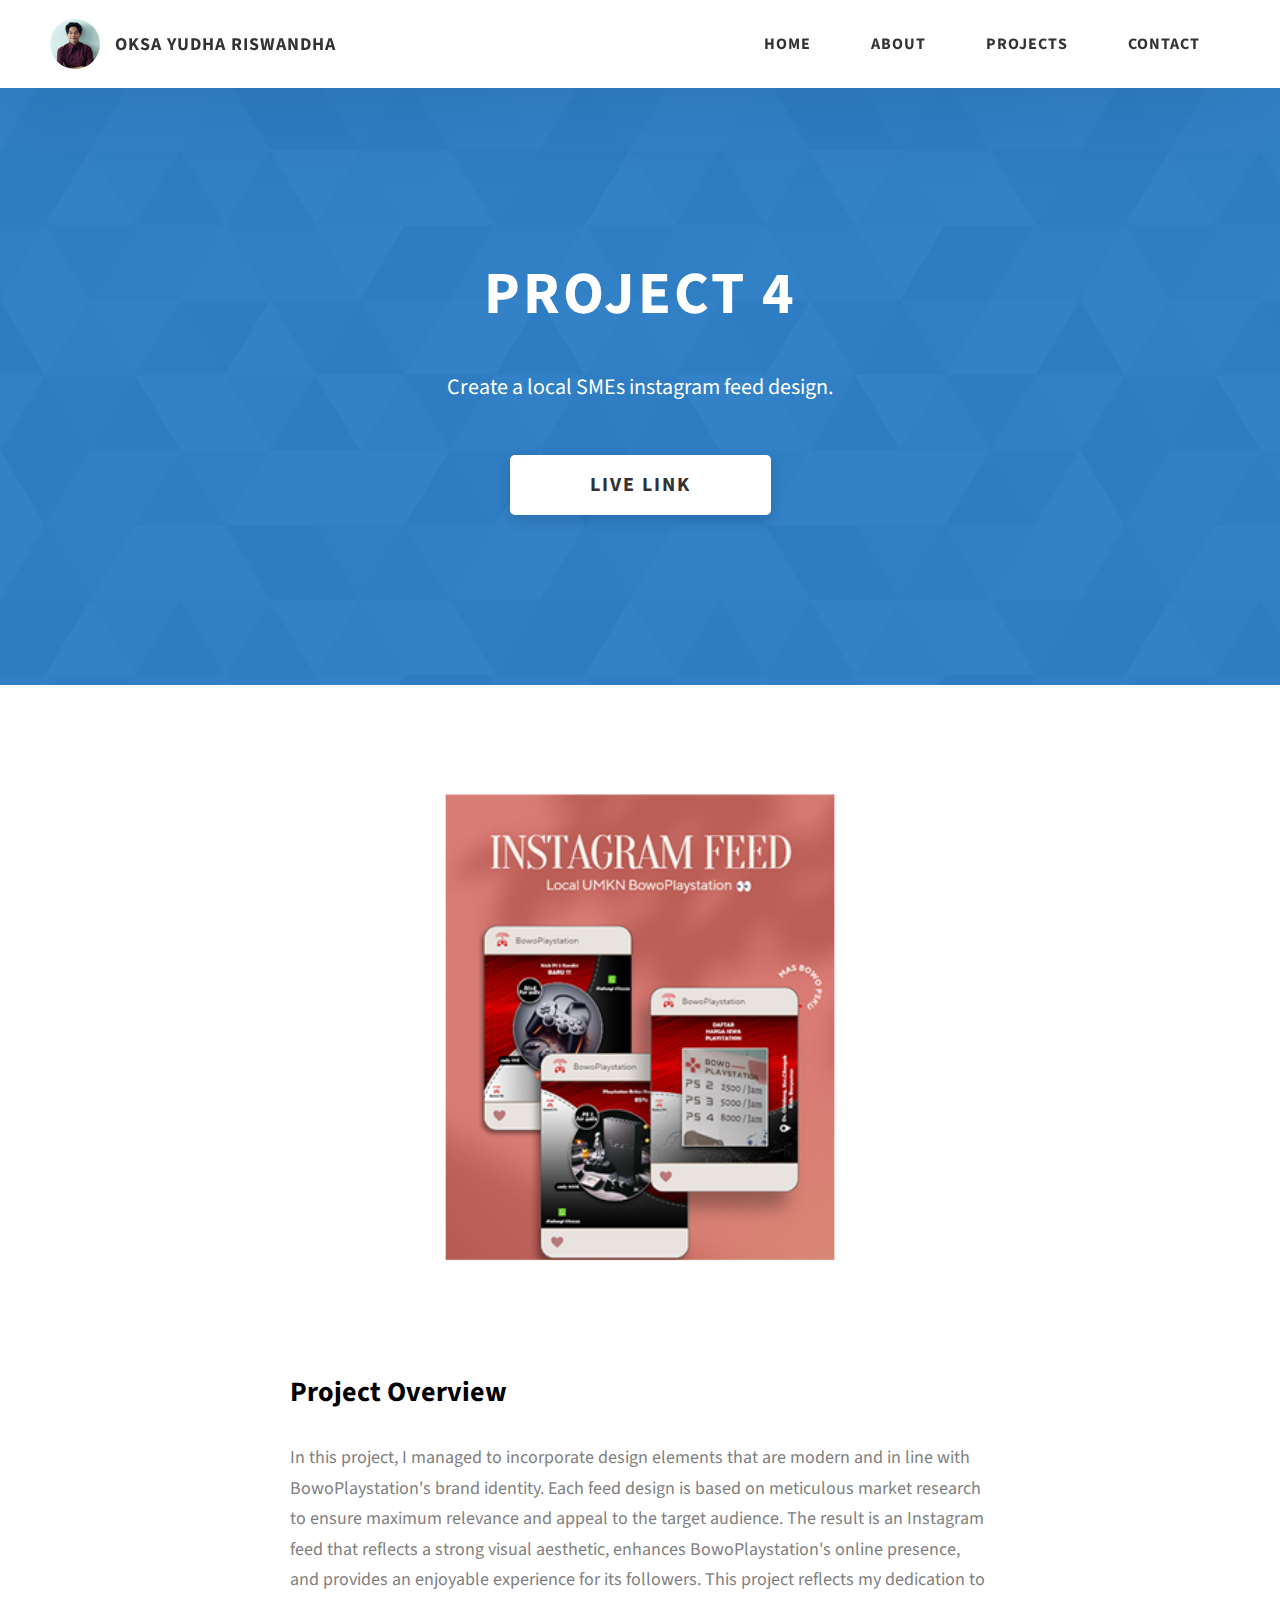
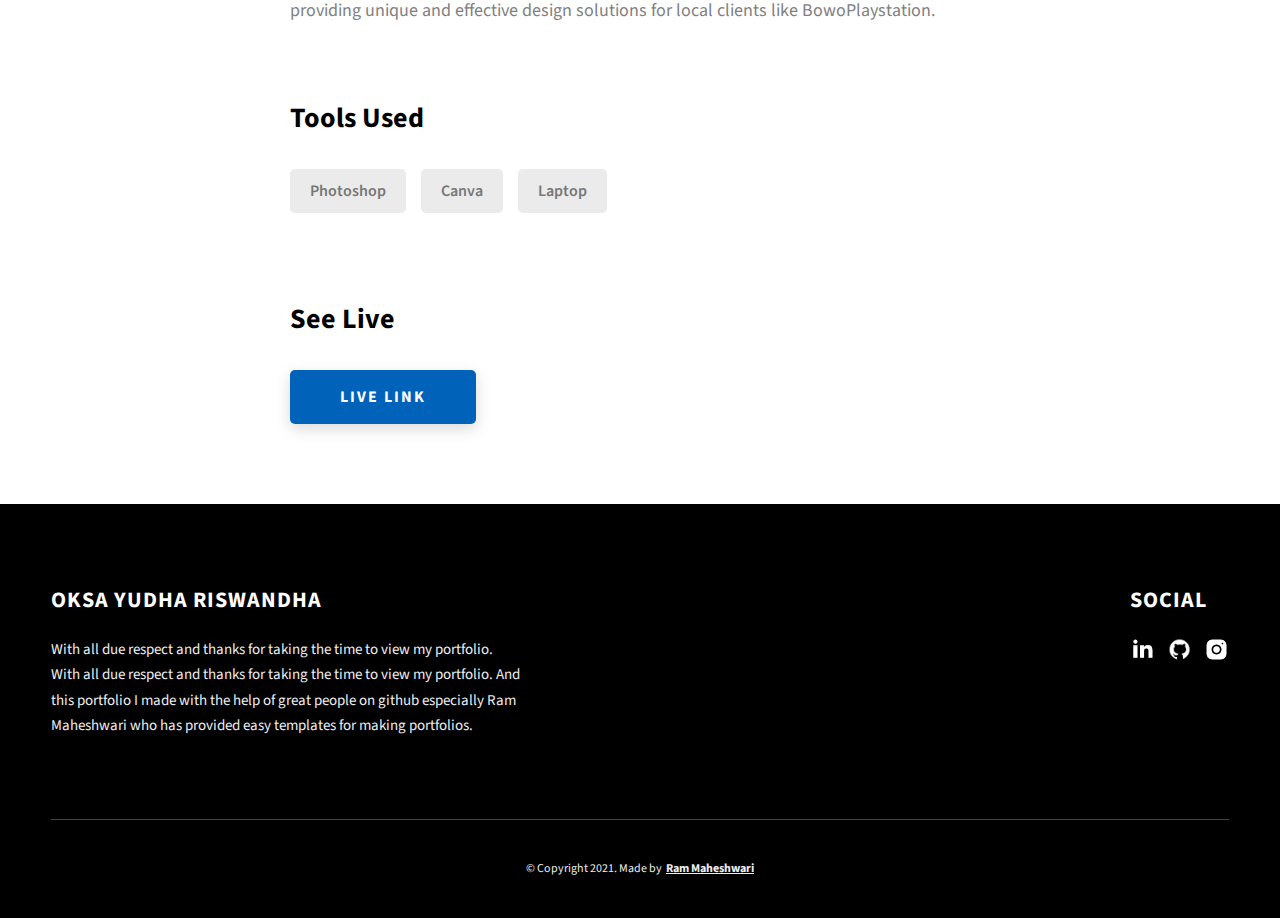
<file: project-4.html>
<!DOCTYPE html>
<html lang="en">
  <head>
    <meta charset="UTF-8" />
    <meta name="viewport" content="width=device-width, initial-scale=1.0" />
    <meta http-equiv="X-UA-Compatible" content="ie=edge" />
    <title>Case Study of Project 3</title>
    <meta name="description" content="Case study page of Project" />

    <link rel="stylesheet" href="css/style.css" />

    <link rel="preconnect" href="https://fonts.googleapis.com" />
    <link rel="preconnect" href="https://fonts.gstatic.com" crossorigin />
    <link
      href="https://fonts.googleapis.com/css2?family=Source+Sans+Pro:wght@400;600;700;900&display=swap"
      rel="stylesheet"
    />
  </head>
  <body>
    <header class="header">
      <div class="header__content">
        <div class="header__logo-container">
          <div class="header__logo-img-cont">
            <img
              src="./assets/jpg/oksapropil.jpg"
              alt="Ram Maheshwari Logo Image"
              class="header__logo-img"
            />
          </div>
          <span class="header__logo-sub">Oksa Yudha Riswandha</span>
        </div>
        <div class="header__main">
          <ul class="header__links">
            <li class="header__link-wrapper">
              <a href="./index.html" class="header__link"> Home </a>
            </li>
            <li class="header__link-wrapper">
              <a href="./index.html#about" class="header__link">About </a>
            </li>
            <li class="header__link-wrapper">
              <a href="./index.html#projects" class="header__link">
                Projects
              </a>
            </li>
            <li class="header__link-wrapper">
              <a href="./index.html#contact" class="header__link"> Contact </a>
            </li>
          </ul>
          <div class="header__main-ham-menu-cont">
            <img
              src="./assets/svg/ham-menu.svg"
              alt="hamburger menu"
              class="header__main-ham-menu"
            />
            <img
              src="./assets/svg/ham-menu-close.svg"
              alt="hamburger menu close"
              class="header__main-ham-menu-close d-none"
            />
          </div>
        </div>
      </div>
      <div class="header__sm-menu">
        <div class="header__sm-menu-content">
          <ul class="header__sm-menu-links">
            <li class="header__sm-menu-link">
              <a href="./index.html"> Home </a>
            </li>

            <li class="header__sm-menu-link">
              <a href="./index.html#about"> About </a>
            </li>

            <li class="header__sm-menu-link">
              <a href="./index.html#projects"> Projects </a>
            </li>

            <li class="header__sm-menu-link">
              <a href="./index.html#contact"> Contact </a>
            </li>
          </ul>
        </div>
      </div>
    </header>
    <section class="project-cs-hero">
      <div class="project-cs-hero__content">
        <h1 class="heading-primary">Project 4</h1>
        <div class="project-cs-hero__info">
          <p class="text-primary">
            Create a local SMEs instagram feed design.
          </p>
        </div>
        <div class="project-cs-hero__cta">
          <a href="https://drive.google.com/drive/folders/1K4rXxA6wuOO-zOY6W1kSyMKjOz6S5W96?usp=sharing" class="btn btn--bg" target="_blank">Live Link</a>
        </div>
      </div>
    </section>
    <section class="project-details">
      <div class="main-container">
        <div class="project-details__content">
          <div class="project-details__showcase-img-cont">
            <img
              src="./assets/jpeg/bowo.png"
              alt="Project Image"
              class="project-details__showcase-img"
            />
          </div>
          <div class="project-details__content-main">
            <div class="project-details__desc">
              <h3 class="project-details__content-title">Project Overview</h3>
              <p class="project-details__desc-para">
                 In this project, I managed to incorporate design elements that are modern and in line with BowoPlaystation's brand identity. Each feed design is based on meticulous market research to ensure maximum relevance and appeal to the target audience. The result is an Instagram feed that reflects a strong visual aesthetic, enhances BowoPlaystation's online presence, and provides an enjoyable experience for its followers. This project reflects my dedication to providing unique and effective design solutions for local clients like BowoPlaystation.
              </p>
            </div>
            <div class="project-details__tools-used">
              <h3 class="project-details__content-title">Tools Used</h3>
              <div class="skills">
                <div class="skills__skill">Photoshop</div>
                <div class="skills__skill">Canva</div>
                <div class="skills__skill">Laptop</div>
              </div>
            </div>
            <div class="project-details__links">
              <h3 class="project-details__content-title">See Live</h3>
              <a
                href="#"
                class="btn btn--med btn--theme project-details__links-btn"
                target="_blank"
                >Live Link</a
              >

            </div>
          </div>
        </div>
      </div>
    </section>
    <footer class="main-footer">
      <div class="main-container">
        <div class="main-footer__upper">
          <div class="main-footer__row main-footer__row-1">
            <h2 class="heading heading-sm main-footer__heading-sm">
              <span>Social</span>
            </h2>
            <div class="main-footer__social-cont">
              <a target="_blank" rel="noreferrer" href="https://www.linkedin.com/in/oksayudhariswandha">
                <img
                  class="main-footer__icon"
                  src="./assets/png/linkedin-ico.png"
                  alt="icon"
                />
              </a>
              <a target="_blank" rel="noreferrer" href="https://github.com/oksayudha">
                <img
                  class="main-footer__icon"
                  src="./assets/png/github-ico.png"
                  alt="icon"
                />
              <a target="_blank" rel="noreferrer" href="https://instagram.com/oksayudha?igshid=OGQ5ZDc2ODk2ZA==">
                <img
                  class="main-footer__icon main-footer__icon--mr-none"
                  src="./assets/png/insta-ico.png"
                  alt="icon"
                />
              </a>
            </div>
          </div>
          <div class="main-footer__row main-footer__row-2">
            <h4 class="heading heading-sm text-lt">Oksa Yudha Riswandha</h4>
            <p class="main-footer__short-desc">
              With all due respect and thanks for taking the time to view my portfolio. With all due respect and thanks for taking the time to view my portfolio. And this portfolio I made with the help of great people on github especially Ram Maheshwari who has provided easy templates for making portfolios.
            </p>
          </div>
        </div>

        <div class="main-footer__lower">
          &copy; Copyright 2021. Made by
          <a rel="noreferrer" target="_blank" href="https://rammaheshwari.com"
            >Ram Maheshwari</a
          >
        </div>
      </div>
    </footer>
    <script src="./index.js"></script>
  </body>
</html>
</file>
<file: css/style.css>
*,
*::after,
*::before {
  margin: 0;
  padding: 0;
  box-sizing: inherit;
  font-family: inherit; }

html {
  font-size: 62.5%;
  scroll-behavior: smooth; }
  @media only screen and (max-width: 75em) {
    html {
      font-size: 59%; } }
  @media only screen and (max-width: 56.25em) {
    html {
      font-size: 56%; } }
  @media only screen and (min-width: 112.5em) {
    html {
      font-size: 65%; } }

body {
  box-sizing: border-box;
  position: relative;
  line-height: 1.5;
  font-family: sans-serif;
  overflow-x: hidden;
  overflow-y: scroll;
  font-family: 'Source Sans Pro', sans-serif; }

a {
  text-decoration: none;
  color: inherit; }

li {
  list-style: none; }

input:focus,
button:focus,
a:focus,
textarea:focus {
  outline: none; }

button {
  border: none;
  cursor: pointer; }

textarea {
  resize: none; }

.heading-primary {
  font-size: 6rem;
  text-transform: uppercase;
  letter-spacing: 3px;
  text-align: center; }
  @media only screen and (max-width: 37.5em) {
    .heading-primary {
      font-size: 4.5rem; } }

.heading-sec__mb-bg {
  margin-bottom: 11rem; }
  @media only screen and (max-width: 56.25em) {
    .heading-sec__mb-bg {
      margin-bottom: 8rem; } }

.heading-sec__mb-med {
  margin-bottom: 9rem; }
  @media only screen and (max-width: 56.25em) {
    .heading-sec__mb-med {
      margin-bottom: 8rem; } }

.heading-sec__main {
  display: block;
  font-size: 4rem;
  text-transform: uppercase;
  letter-spacing: 1px;
  letter-spacing: 3px;
  text-align: center;
  margin-bottom: 3.5rem;
  position: relative; }
  .heading-sec__main--lt {
    color: #fff; }
    .heading-sec__main--lt::after {
      content: '';
      background: #fff !important; }
  .heading-sec__main::after {
    content: '';
    position: absolute;
    top: calc(100% + 1.5rem);
    height: 5px;
    width: 3rem;
    background: #0062b9;
    left: 50%;
    transform: translateX(-50%);
    border-radius: 5px; }
    @media only screen and (max-width: 37.5em) {
      .heading-sec__main::after {
        top: calc(100% + 1.2rem); } }

.heading-sec__sub {
  display: block;
  text-align: center;
  color: #777;
  font-size: 2rem;
  font-weight: 500;
  max-width: 80rem;
  margin: auto;
  line-height: 1.6; }
  @media only screen and (max-width: 37.5em) {
    .heading-sec__sub {
      font-size: 1.8rem; } }
  .heading-sec__sub--lt {
    color: #eee; }

.heading-sm {
  font-size: 2.2rem;
  text-transform: uppercase;
  letter-spacing: 1px; }

.main-container {
  max-width: 120rem;
  margin: auto;
  width: 92%; }

.btn {
  background: #fff;
  color: #333;
  text-transform: uppercase;
  letter-spacing: 2px;
  display: inline-block;
  font-weight: 700;
  border-radius: 5px;
  box-shadow: 0 5px 15px 0 rgba(0, 0, 0, 0.15);
  transition: transform .3s; }
  .btn:hover {
    transform: translateY(-3px); }
  .btn--bg {
    padding: 1.5rem 8rem;
    font-size: 2rem; }
  .btn--med {
    padding: 1.5rem 5rem;
    font-size: 1.6rem; }
  .btn--theme {
    background: #0062b9;
    color: #fff; }
  .btn--theme-inv {
    color: #0062b9;
    background: #fff;
    border: 2px solid #0062b9;
    box-shadow: none;
    padding: calc(1.5rem - 2px) calc(5rem - 2px); }

.sec-pad {
  padding: 12rem 0; }
  @media only screen and (max-width: 56.25em) {
    .sec-pad {
      padding: 8rem 0; } }

.text-primary {
  color: #fff;
  font-size: 2.2rem;
  text-align: center;
  width: 100%;
  line-height: 1.6; }
  @media only screen and (max-width: 37.5em) {
    .text-primary {
      font-size: 2rem; } }

.d-none {
  display: none; }

.home-hero {
  color: #fff;
  background: linear-gradient(to right, rgba(0, 98, 185, 0.8), rgba(0, 98, 185, 0.8)), url(../../assets/svg/common-bg.svg);
  background-position: center;
  height: 100vh;
  min-height: 80rem;
  max-height: 120rem;
  position: relative; }
  @media only screen and (max-width: 37.5em) {
    .home-hero {
      height: unset;
      min-height: unset; } }
  .home-hero__socials {
    position: absolute;
    top: 50%;
    border: 2px solid #eee;
    border-left: 2px solid #eee;
    transform: translateY(-50%); }
    @media only screen and (max-width: 56.25em) {
      .home-hero__socials {
        display: none; } }
  .home-hero__mouse-scroll-cont {
    position: absolute;
    bottom: 3%;
    left: 50%;
    transform: translateX(-50%); }
    @media only screen and (max-width: 37.5em) {
      .home-hero__mouse-scroll-cont {
        display: none; } }
  .home-hero__social {
    width: 5rem; }
  .home-hero__social-icon-link {
    width: 100%;
    display: block;
    padding: 1.2rem;
    border-bottom: 2px solid #eee;
    transition: background .3s; }
    .home-hero__social-icon-link:hover {
      background: rgba(255, 255, 255, 0.1); }
    .home-hero__social-icon-link--bd-none {
      border-bottom: 0; }
  .home-hero__social-icon {
    width: 100%; }
  .home-hero__content {
    position: absolute;
    top: 50%;
    left: 50%;
    transform: translate(-50%, -50%);
    max-width: 90rem;
    width: 92%; }
    @media only screen and (max-width: 37.5em) {
      .home-hero__content {
        padding: 19rem 0 13rem 0;
        margin: auto;
        position: static;
        transform: translate(0, 0); } }
  .home-hero__info {
    margin: 3rem auto 0 auto;
    max-width: 80rem; }
  .home-hero__cta {
    margin-top: 5rem;
    text-align: center; }

.about {
  background: #fafafa; }
  .about__content {
    display: grid;
    grid-template-columns: 1fr 1fr;
    grid-gap: 10rem; }
    @media only screen and (max-width: 56.25em) {
      .about__content {
        grid-template-columns: 1fr;
        grid-gap: 8rem; } }
    .about__content-title {
      font-weight: 700;
      font-size: 2.8rem;
      margin-bottom: 3rem; }
      @media only screen and (max-width: 37.5em) {
        .about__content-title {
          font-size: 2.4rem; } }
    .about__content-details-para {
      font-size: 1.8rem;
      color: grey;
      max-width: 60rem;
      line-height: 1.7;
      margin-bottom: 1rem; }
      .about__content-details-para--hl {
        font-weight: 700;
        margin: 0 3px; }
      .about__content-details-para:last-child {
        margin-bottom: 4rem; }

.projects__row {
  display: grid;
  grid-template-columns: 1.5fr 1fr;
  grid-gap: 5rem;
  margin-bottom: 11rem; }
  @media only screen and (max-width: 56.25em) {
    .projects__row {
      grid-template-columns: 1fr;
      grid-gap: 2rem;
      margin-bottom: 8rem; } }
  @media only screen and (max-width: 56.25em) {
    .projects__row {
      text-align: center; } }
  .projects__row:last-child {
    margin-bottom: 0; }
  .projects__row-img-cont {
    overflow: hidden; }
  .projects__row-img {
    width: 100%;
    display: block;
    object-fit: cover; }
  .projects__row-content {
    padding: 2rem 0;
    display: flex;
    justify-content: center;
    flex-direction: column;
    align-items: flex-start; }
    @media only screen and (max-width: 56.25em) {
      .projects__row-content {
        align-items: center; } }
    .projects__row-content-title {
      font-weight: 700;
      font-size: 2.8rem;
      margin-bottom: 2rem; }
      @media only screen and (max-width: 37.5em) {
        .projects__row-content-title {
          font-size: 2.4rem; } }
    .projects__row-content-desc {
      font-size: 1.8rem;
      color: grey;
      max-width: 60rem;
      line-height: 1.7;
      margin-bottom: 3rem; }
      @media only screen and (max-width: 37.5em) {
        .projects__row-content-desc {
          font-size: 1.7rem; } }

.contact {
  background: linear-gradient(to right, rgba(0, 98, 185, 0.8), rgba(0, 98, 185, 0.8)), url(../../assets/svg/common-bg.svg);
  background-size: cover;
  background-position: center; }
  .contact__form-container {
    box-shadow: 0 0 10px rgba(0, 0, 0, 0.1);
    background: white;
    padding: 4rem;
    margin-top: 6rem;
    max-width: 80rem;
    text-align: right;
    width: 95%;
    border-radius: 5px;
    margin: 5rem auto 0 auto; }
    @media only screen and (max-width: 37.5em) {
      .contact__form-container {
        padding: 3rem; } }
  .contact__form-field {
    margin-bottom: 4rem; }
    @media only screen and (max-width: 37.5em) {
      .contact__form-field {
        margin-bottom: 3rem; } }
  .contact__form-label {
    color: #666;
    font-size: 1.4rem;
    letter-spacing: 1px;
    font-weight: 700;
    margin-bottom: 1rem;
    display: block;
    text-align: left; }
  .contact__form-input {
    color: #333;
    padding: 2rem;
    width: 100%;
    border: 1px solid #ebebeb;
    font-size: 1.6rem;
    letter-spacing: 0px;
    background: #f0f0f0;
    border-radius: 5px;
    font-weight: 600;
    /* Code for Modern Browsers */
    /* Code for WebKit, Blink, Edge */
    /* Code for Internet Explorer 10-11 */
    /* Code for Microsoft Edge */
    /* Code for Mozilla Firefox 4 to 18 */
    /* Code for Mozilla Firefox 19+ */ }
    .contact__form-input::placeholder {
      color: #999;
      font-weight: 600;
      font-size: 1.6rem; }
    .contact__form-input::-webkit-input-placeholder {
      color: #999;
      font-weight: 600;
      font-size: 1.6rem; }
    .contact__form-input:-ms-input-placeholder {
      color: #999;
      font-weight: 600;
      font-size: 1.6rem; }
    .contact__form-input::-ms-input-placeholder {
      color: #999;
      font-weight: 600;
      font-size: 1.6rem; }
    .contact__form-input:-moz-placeholder {
      opacity: 1;
      color: #999;
      font-weight: 600;
      font-size: 1.6rem; }
    .contact__form-input::-moz-placeholder {
      opacity: 1;
      color: #999;
      font-weight: 600;
      font-size: 1.6rem; }
  .contact__btn {
    width: 30%;
    padding: 2rem 4rem;
    font-size: 1.6rem; }
    @media only screen and (max-width: 37.5em) {
      .contact__btn {
        width: 100%; } }

.project-cs-hero {
  color: #fff;
  background: linear-gradient(to right, rgba(0, 98, 185, 0.8), rgba(0, 98, 185, 0.8)), url(../../assets/svg/common-bg.svg);
  background-size: cover;
  background-position: center;
  position: relative; }
  @media only screen and (max-width: 37.5em) {
    .project-cs-hero {
      height: unset;
      min-height: unset; } }
  .project-cs-hero__content {
    padding: 25rem 0 17rem 0;
    max-width: 90rem;
    width: 92%;
    margin: auto; }
    @media only screen and (max-width: 37.5em) {
      .project-cs-hero__content {
        padding: 19rem 0 13rem 0;
        margin: auto;
        position: static;
        transform: translate(0, 0); } }
  .project-cs-hero__info {
    margin: 3rem auto 0 auto;
    max-width: 80rem; }
  .project-cs-hero__cta {
    margin-top: 5rem;
    text-align: center; }

.project-details__content {
  padding: 8rem 0;
  max-width: 90rem;
  margin: auto; }
  .project-details__content-title {
    font-weight: 700;
    font-size: 2.8rem;
    margin-bottom: 3rem; }
    @media only screen and (max-width: 37.5em) {
      .project-details__content-title {
        font-size: 2.4rem; } }

.project-details__showcase-img-cont {
  width: 100%;
  margin-bottom: 6rem; }

.project-details__showcase-img {
  width: 100%; }

.project-details__content-main {
  width: 100%;
  max-width: 70rem;
  margin: auto; }

.project-details__desc {
  margin: 0 0 7rem 0; }
  .project-details__desc-para {
    font-size: 1.8rem;
    line-height: 1.7;
    color: grey;
    margin-bottom: 2rem; }

.project-details__tools-used {
  margin: 0 0 7rem 0; }
  .project-details__tools-used-list {
    display: flex;
    flex-wrap: wrap; }
  .project-details__tools-used-item {
    padding: 1rem 2rem;
    margin-bottom: 1.5rem;
    margin-right: 1.5rem;
    font-size: 1.6rem;
    background: rgba(153, 153, 153, 0.2);
    border-radius: 5px;
    font-weight: 600;
    color: #777; }

.project-details__links {
  margin: 0 0; }
  .project-details__links-btn {
    margin-right: 2rem; }
    @media only screen and (max-width: 37.5em) {
      .project-details__links-btn {
        margin-right: 0;
        width: 70%;
        margin-bottom: 2rem;
        text-align: center; } }
    .project-details__links-btn:last-child {
      margin: 0; }
      @media only screen and (max-width: 37.5em) {
        .project-details__links-btn:last-child {
          margin: 0; } }

.header {
  position: fixed;
  width: 100%;
  z-index: 1000;
  background: #000;
  background: #fff;
  box-shadow: 0 10px 100px rgba(0, 0, 0, 0.1); }
  .header__content {
    display: flex;
    align-items: center;
    justify-content: space-between;
    padding: 1rem 5rem; }
    @media only screen and (max-width: 56.25em) {
      .header__content {
        padding: 0 2rem; } }
  .header__logo-container {
    display: flex;
    align-items: center;
    cursor: pointer;
    color: #333;
    transition: color .3s; }
    .header__logo-container:hover {
      color: #0062b9; }
  .header__logo-img-cont {
    width: 5rem;
    height: 5rem;
    border-radius: 50px;
    overflow: hidden;
    margin-right: 1.5rem;
    background: #0062b9; }
    @media only screen and (max-width: 56.25em) {
      .header__logo-img-cont {
        width: 4.5rem;
        height: 4.5rem;
        margin-right: 1.2rem; } }
  .header__logo-img {
    width: 100%;
    height: 100%;
    object-fit: cover;
    object-position: center;
    display: block; }
  .header__logo-sub {
    font-size: 1.8rem;
    text-transform: uppercase;
    font-weight: 700;
    letter-spacing: 1px; }
  .header__links {
    display: flex; }
    @media only screen and (max-width: 37.5em) {
      .header__links {
        display: none; } }
  .header__link {
    padding: 2.2rem 3rem;
    display: inline-block;
    font-size: 1.6rem;
    color: #333;
    text-transform: uppercase;
    letter-spacing: 1px;
    font-weight: 700;
    transition: color .3s; }
    .header__link:hover {
      color: #0062b9; }
    @media only screen and (max-width: 56.25em) {
      .header__link {
        padding: 3rem 1.8rem;
        font-size: 1.5rem; } }
  .header__main-ham-menu-cont {
    display: none;
    width: 3rem;
    padding: 2.2rem 0; }
    @media only screen and (max-width: 37.5em) {
      .header__main-ham-menu-cont {
        display: block; } }
  .header__main-ham-menu {
    width: 100%; }
  .header__main-ham-menu-close {
    width: 100%; }
  .header__sm-menu {
    background: #fff;
    position: absolute;
    width: 100%;
    top: 100%;
    visibility: hidden;
    opacity: 0;
    transition: all .3s;
    box-shadow: 0px 5px 5px 0px rgba(0, 0, 0, 0.1);
    -webkit-box-shadow: 0px 5px 5px 0px rgba(0, 0, 0, 0.1);
    -moz-box-shadow: 0px 5px 5px 0px rgba(0, 0, 0, 0.1); }
    .header__sm-menu--active {
      visibility: hidden;
      opacity: 0; }
      @media only screen and (max-width: 37.5em) {
        .header__sm-menu--active {
          visibility: visible;
          opacity: 1; } }
  .header__sm-menu-link a {
    display: block;
    text-decoration: none;
    padding: 2.5rem 3rem;
    font-size: 1.6rem;
    color: #333;
    text-align: right;
    border-bottom: 1px solid #eee;
    font-weight: 700;
    text-transform: uppercase;
    letter-spacing: 2px;
    transition: color .3s; }
    .header__sm-menu-link a:hover {
      color: #0062b9; }
  .header__sm-menu-link:first-child a {
    border-top: 1px solid #eee; }
  .header__sm-menu-link-last {
    border-bottom: 0; }

.main-footer {
  background: #000;
  color: #fff; }
  .main-footer__upper {
    display: flex;
    justify-content: space-between;
    padding: 8rem 0; }
    @media only screen and (max-width: 56.25em) {
      .main-footer__upper {
        padding: 6rem 0; } }
    @media only screen and (max-width: 37.5em) {
      .main-footer__upper {
        display: block; } }
  .main-footer__row-1 {
    order: 2; }
    @media only screen and (max-width: 56.25em) {
      .main-footer__row-1 {
        margin-bottom: 5rem; } }
  .main-footer__row-2 {
    width: 40%;
    order: 1;
    max-width: 50rem; }
    @media only screen and (max-width: 56.25em) {
      .main-footer__row-2 {
        width: 100%; } }
  .main-footer__short-desc {
    margin-top: 2rem;
    color: #eee;
    font-size: 1.5rem;
    line-height: 1.7; }
  .main-footer__social-cont {
    margin-top: 2rem; }
  .main-footer__icon {
    margin-right: 1rem;
    width: 2.5rem; }
    .main-footer__icon--mr-none {
      margin-right: 0; }
  .main-footer__lower {
    padding: 4rem 0;
    border-top: 1px solid #444;
    color: #eee;
    font-size: 1.2rem;
    text-align: left;
    text-align: center; }
    .main-footer__lower a {
      text-decoration: underline;
      font-weight: bold;
      margin-left: 2px; }
    @media only screen and (max-width: 56.25em) {
      .main-footer__lower {
        padding: 3.5rem 0; } }

.skills {
  display: flex;
  flex-wrap: wrap; }
  .skills__skill {
    padding: 1rem 2rem;
    margin-bottom: 1.5rem;
    margin-right: 1.5rem;
    font-size: 1.6rem;
    background: rgba(153, 153, 153, 0.2);
    border-radius: 5px;
    font-weight: 600;
    color: #777; }

.mouse {
  width: 25px;
  height: 40px;
  border: 2px solid #eee;
  border-radius: 60px;
  position: relative;
  overflow: hidden; }
  .mouse::before {
    content: '';
    width: 5px;
    height: 5px;
    position: absolute;
    top: 7px;
    left: 50%;
    transform: translateX(-50%);
    background-color: #eee;
    border-radius: 50%;
    opacity: 1;
    animation: wheel 1.3s infinite;
    -webkit-animation: wheel 1.3s infinite; }

@keyframes wheel {
  to {
    opacity: 0;
    top: 27px; } }

@-webkit-keyframes wheel {
  to {
    opacity: 0;
    top: 27px; } }
</file>
